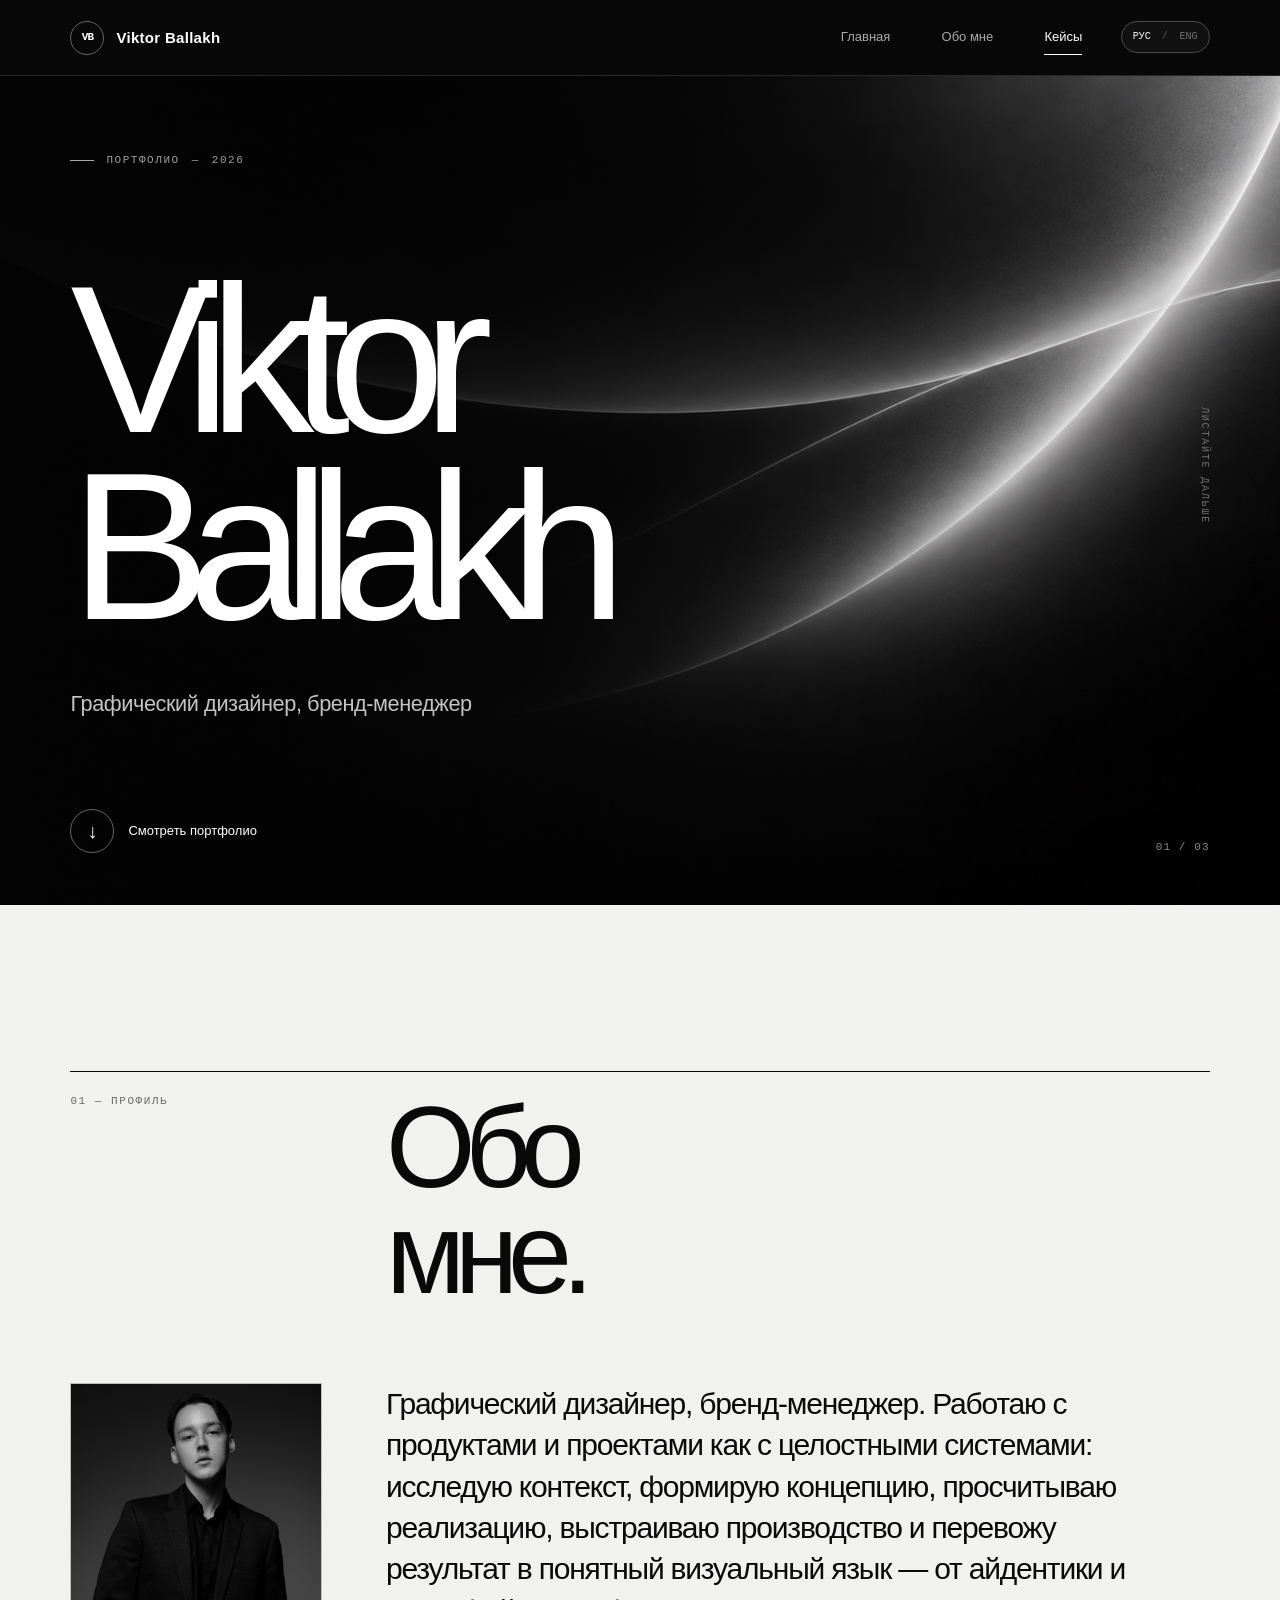
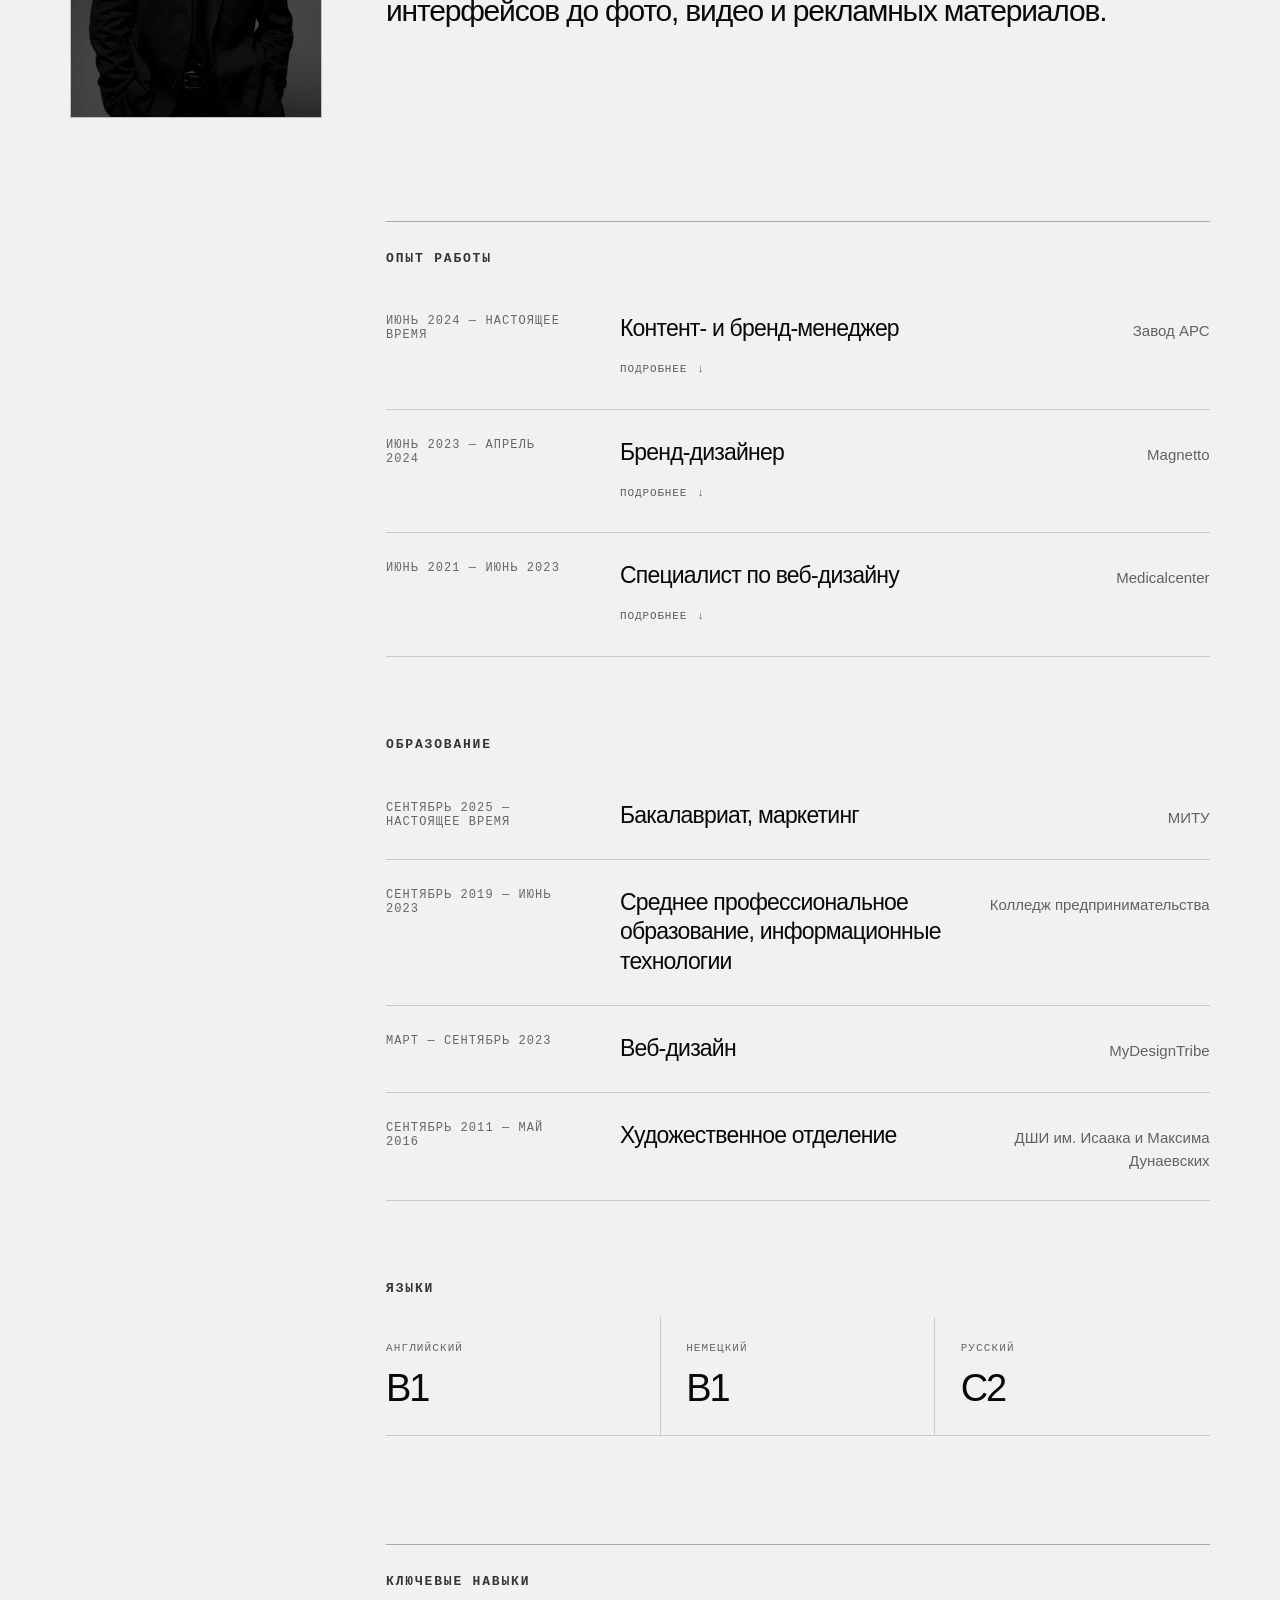
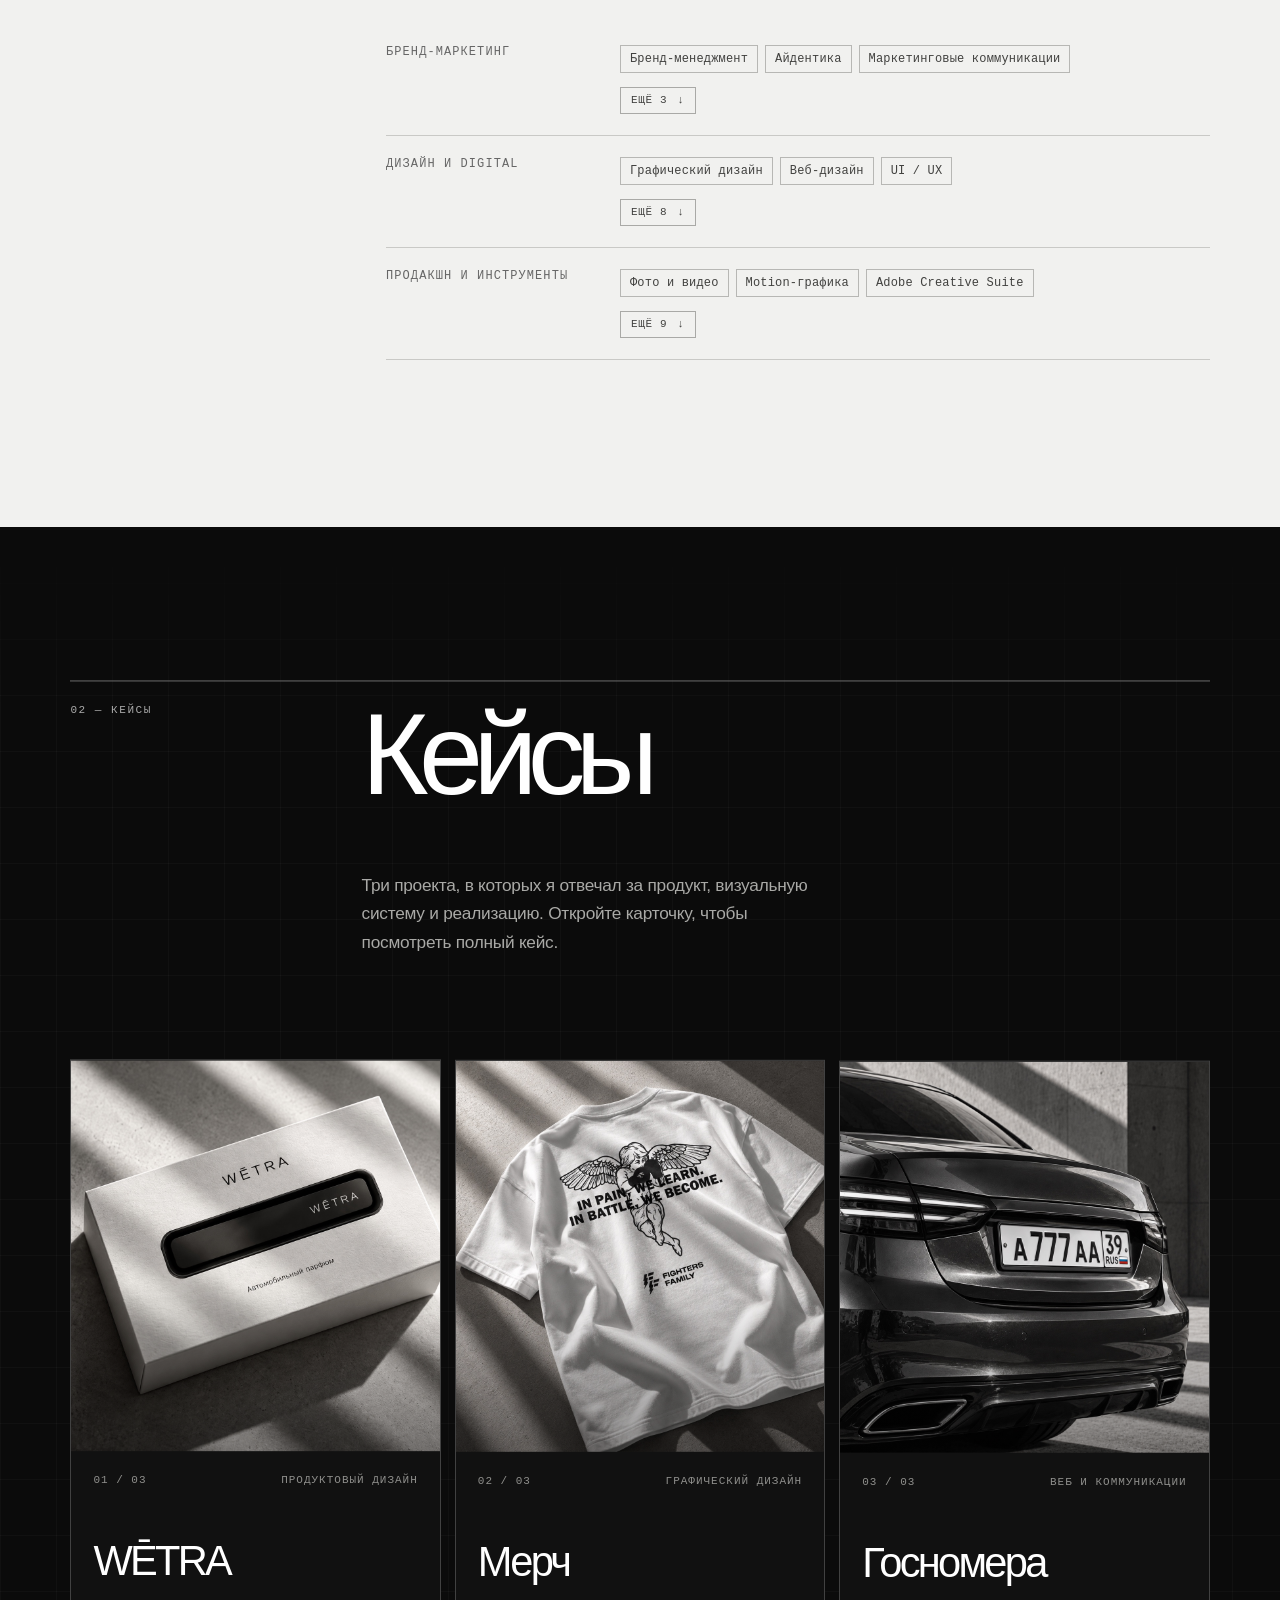
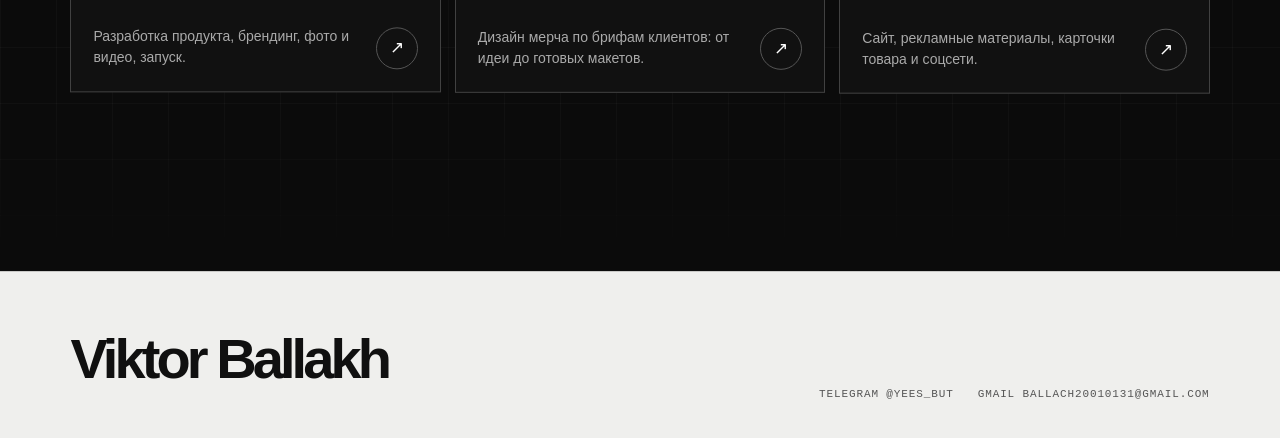
<file: robots.txt.html>
<!doctype html>
<html lang="ru">
<head>
  <meta charset="utf-8">
  <meta name="viewport" content="width=device-width, initial-scale=1">
  <meta name="theme-color" content="#090909">
  <meta name="description" content="Портфолио Виктора Баллаха." id="page-description">
  <title>Виктор Баллах — Портфолио</title>
  <link rel="icon" type="image/svg+xml" href="data:image/svg+xml,%3Csvg xmlns='http://www.w3.org/2000/svg' viewBox='0 0 40 40'%3E%3Crect width='40' height='40' rx='20' fill='%23090909'/%3E%3Cpath d='M8 10h7l5 15 5-15h7l-9 21h-6z' fill='white'/%3E%3C/svg%3E">
  <style>:root{--lightningcss-light: ;--lightningcss-dark:initial;color-scheme:dark;--black:#090909;--deep:#111;--panel:#171717;--paper:#f1f1ef;--white:#fff;--fog:#b9b9b7;--muted:#777;--line:#333;--line-light:#d3d3d0;--pad:clamp(22px,5.5vw,88px);--sans:Arial,Helvetica,sans-serif;--mono:"SFMono-Regular",Consolas,"Liberation Mono",monospace;--ease:cubic-bezier(.2,.75,.25,1)}*{box-sizing:border-box}html{scroll-behavior:smooth;background:var(--black);scroll-padding-top:84px}body{background:var(--black);color:var(--white);font-family:var(--sans);-webkit-font-smoothing:antialiased;margin:0;font-size:16px;line-height:1.45}a{color:inherit;text-decoration:none}button{font:inherit;color:inherit}.skip{z-index:20;color:#000;background:#fff;padding:12px 16px;position:fixed;top:-60px;left:12px}.skip:focus{top:12px}.scroll-progress{z-index:12;transform-origin:0;pointer-events:none;background:#292929;height:2px;position:fixed;top:0;left:0;right:0;transform:scaleX(0)}.topbar{z-index:10;min-height:76px;padding:14px var(--pad);-webkit-backdrop-filter:blur(16px);backdrop-filter:blur(16px);background:#090909e0;border-bottom:1px solid #ffffff21;justify-content:space-between;align-items:center;gap:24px;display:flex;position:sticky;top:0}.brand{letter-spacing:.02em;align-items:center;gap:12px;font-size:15px;font-weight:700;display:flex}.brand-mark{width:34px;height:34px;font-family:var(--mono);letter-spacing:-.08em;transition:background .35s,color .35s,transform .5s var(--ease);border:1px solid #666;border-radius:50%;place-items:center;font-size:11px;display:grid}.brand:hover .brand-mark{color:#090909;background:#fff;transform:rotate(-12deg)}.nav{align-items:center;gap:clamp(20px,4vw,58px);display:flex}.nav a{color:#aaa;padding:8px 0;font-size:13px;transition:color .25s;position:relative}.nav a:after{content:"";height:1px;transition:right .35s var(--ease);background:#fff;position:absolute;bottom:1px;left:0;right:100%}.nav a:hover,.nav a:focus-visible,.nav a[aria-current=location]{color:#fff}.nav a:hover:after,.nav a:focus-visible:after,.nav a[aria-current=location]:after{right:0}.nav a:focus-visible,.brand:focus-visible,.case-card:focus-visible,.close:focus-visible,.scroll-link:focus-visible{outline-offset:5px;outline:2px solid #fff}.topbar-actions{align-items:center;gap:clamp(18px,3vw,44px);display:flex}.language-switch{font:10px/1 var(--mono);letter-spacing:.08em;background:#ffffff09;border:1px solid #4b4b4b;border-radius:999px;align-items:center;gap:7px;padding:5px 7px;display:flex}.language-switch span{color:#555}.language-switch button{appearance:none;color:#707070;cursor:pointer;background:0 0;border:0;padding:5px 4px;transition:color .25s,background .25s}.language-switch button:hover,.language-switch button:focus-visible,.language-switch button.is-active{color:#fff}.language-switch button:focus-visible{outline-offset:2px;outline:1px solid #fff}.hero{min-height:calc(100svh - 76px);padding:clamp(38px,6vw,82px) var(--pad) clamp(32px,4vw,54px);background-color:var(--black);background-image:linear-gradient(#ffffff09 1px,#0000 1px),linear-gradient(90deg,#ffffff09 1px,#0000 1px);background-position:50%;background-size:72px 72px;flex-direction:column;justify-content:space-between;display:flex;position:relative;overflow:hidden}.hero:before{content:"";aspect-ratio:1;pointer-events:none;border:1px solid #ffffff17;border-radius:50%;width:min(74vw,980px);position:absolute;top:-35vw;right:-22vw;box-shadow:0 0 0 9vw #ffffff03,0 0 0 18vw #ffffff03}.hero:after{content:"";pointer-events:none;background:linear-gradient(90deg,#090909 0%,#0909092e 45%,#0000 100%);position:absolute;inset:0}.hero-top,.hero-bottom,.hero-plate{z-index:1;position:relative}.eyebrow,.section-kicker,.micro-label{font:11px/1.4 var(--mono);letter-spacing:.14em;text-transform:uppercase;color:#a0a09e}.eyebrow{align-items:center;gap:12px;display:flex}.eyebrow:before{content:"";background:#aaa;width:24px;height:1px}.hero h1{letter-spacing:-.105em;max-width:1200px;margin:clamp(76px,12vh,152px) 0 0;font-size:clamp(5.6rem,16.4vw,15.6rem);font-weight:500;line-height:.73}.hero h1 span{padding:0 .05em .09em 0;display:block;overflow:hidden}.hero h1 .name-line{animation:name-arrive 1.05s var(--ease) both}.hero h1 .name-line:nth-child(2){animation-delay:.13s}.hero-caption{color:#c3c3c1;opacity:0;max-width:420px;animation:fade-up .8s .48s var(--ease) forwards;margin:32px 0 0;font-size:clamp(17px,2vw,22px)}.hero-bottom{justify-content:space-between;align-items:flex-end;gap:28px;margin-top:clamp(72px,10vh,128px);display:flex}.scroll-link{color:#fff;align-items:center;gap:14px;font-size:13px;display:inline-flex}.scroll-disc{width:44px;height:44px;transition:background .3s,color .3s,transform .35s var(--ease);border:1px solid #666;border-radius:50%;place-items:center;font-size:20px;display:grid}.scroll-link:hover .scroll-disc{color:#000;background:#fff;transform:translateY(4px)}.hero-index{font:11px var(--mono);letter-spacing:.1em;color:#888}.hero-plate{right:var(--pad);-webkit-backdrop-filter:blur(8px);backdrop-filter:blur(8px);opacity:0;width:min(24vw,310px);min-width:220px;animation:fade-up .8s .65s var(--ease) forwards;background:#0f0f0f94;border:1px solid #ffffff42;padding:17px 18px;position:absolute;top:22%;transform:translateY(18px)}.plate-head{font:10px var(--mono);letter-spacing:.1em;color:#c7c7c7;border-bottom:1px solid #454545;justify-content:space-between;align-items:center;padding-bottom:13px;display:flex}.plate-art{background:repeating-linear-gradient(0deg,#0000 0 8px,#ffffff1a 8px 9px),repeating-linear-gradient(90deg,#0000 0 8px,#ffffff1a 8px 9px);height:90px;margin:14px 0 12px;position:relative;overflow:hidden}.plate-art:before,.plate-art:after{content:"";border:1px solid #bbb;position:absolute;inset:23% 12%;transform:skewY(-18deg)}.plate-art:after{border-color:#626262;inset:41% 23%;transform:skewY(20deg)}.plate-foot{font:10px var(--mono);color:#888;letter-spacing:.06em}.scroll-word{right:var(--pad);writing-mode:vertical-rl;font:10px var(--mono);letter-spacing:.18em;color:#737373;position:absolute;bottom:calc(50% - 34px)}section{padding:clamp(88px,12vw,164px) var(--pad);position:relative}.about{background:var(--paper);color:var(--black);overflow:hidden}.section-head{border-top:1px solid;grid-template-columns:minmax(120px,.55fr) 1.8fr;column-gap:30px;padding-top:16px;display:grid}.section-kicker{color:#686866}.section-head h2{letter-spacing:-.09em;margin:0;font-size:clamp(3.4rem,9vw,9rem);font-weight:500;line-height:.82}.about-intro{letter-spacing:-.04em;grid-column:2;max-width:700px;margin:46px 0 0;font-size:clamp(19px,2.6vw,32px);line-height:1.2}.cv{border-top:1px solid #aaa;grid-column:2;margin-top:72px}.cv-group-title{font:12px var(--mono);letter-spacing:.14em;text-transform:uppercase;color:#666;padding:20px 0 8px}.cv-row{opacity:0;transition:opacity .7s var(--ease),transform .7s var(--ease);border-bottom:1px solid #c9c9c6;grid-template-columns:minmax(120px,.62fr) 2fr;gap:24px;padding:22px 0;display:grid;transform:translateY(15px)}.cv-row.is-visible{opacity:1;transform:translateY(0)}.cv-label{font:12px var(--mono);letter-spacing:.09em;text-transform:uppercase;color:#666}.cv-value{font-size:clamp(17px,1.8vw,21px);line-height:1.35}.cv-role{flex-wrap:wrap;justify-content:space-between;align-items:baseline;gap:16px;display:flex}.cv-role strong{letter-spacing:-.035em;font-size:clamp(18px,2vw,23px);font-weight:500}.cv-company{color:#626260;font-size:15px}.cv-desc{color:#5d5d5a;margin:12px 0 0;font-size:15px;line-height:1.55}.cv-tags{flex-wrap:wrap;gap:7px;margin-top:15px;display:flex}.cv-tag{font:12px var(--mono);letter-spacing:.015em;color:#41413f;border:1px solid #b7b7b4;padding:6px 9px}.skill-line{opacity:0;transition:opacity .7s var(--ease),transform .7s var(--ease);transform:translateY(14px)}.skill-line.is-visible{opacity:1;transform:translateY(0)}.skills-block{border-top:1px solid #aaa;grid-column:2;margin-top:60px;padding-top:16px}.skills-title{font:11px var(--mono);letter-spacing:.14em;text-transform:uppercase;color:#666;margin:0 0 20px}.skill-line{border-bottom:1px solid #c9c9c6;grid-template-columns:minmax(120px,.62fr) 2fr;gap:24px;padding:15px 0;display:grid}.skill-line .cv-tags{margin:0}.placeholder{color:#888}.cases{color:#fff;background:#0b0b0b;overflow:hidden}.cases:before{content:"";pointer-events:none;background-image:linear-gradient(#ffffff06 1px,#0000 1px),linear-gradient(90deg,#ffffff06 1px,#0000 1px);background-size:48px 48px;position:absolute;inset:0;-webkit-mask-image:linear-gradient(#0000,#000 20% 80%,#0000);mask-image:linear-gradient(#0000,#000 20% 80%,#0000)}.cases .section-head{border-color:#6c6c6c;position:relative}.cases .section-kicker{color:#aaa}.case-intro{color:#a5a5a5;grid-column:2;max-width:490px;margin:30px 0 0;font-size:16px}.case-grid{grid-column:2;grid-template-columns:repeat(2,minmax(0,1fr));gap:12px;margin-top:64px;display:grid}.case-card{appearance:none;text-align:left;color:#fff;cursor:pointer;min-height:clamp(300px,38vw,500px);transition:border-color .35s,transform .5s var(--ease),background .35s;opacity:0;background:#111;border:1px solid #454545;flex-direction:column;padding:0;display:flex;position:relative;overflow:hidden;transform:translateY(22px)}.case-card.is-visible{opacity:1;transform:translateY(0)}.case-card:hover{background:#181818;border-color:#aaa;transform:translateY(-5px)}.case-card:nth-child(3){flex-direction:row;grid-column:1/-1;min-height:clamp(230px,26vw,340px)}.case-meta{font:10px var(--mono);letter-spacing:.12em;color:#aaa;text-transform:uppercase;justify-content:space-between;gap:12px;padding:19px 20px;display:flex}.case-meta span:last-child{color:#777}.screen-preview{color:#121212;min-height:180px;transition:transform .65s var(--ease);background:#e9e9e7;border:1px solid #353535;flex:1;margin:0 12px;position:relative;overflow:hidden}.case-card:hover .screen-preview{transform:scale(.985)}.screen-top{background:#f7f7f6;border-bottom:1px solid #aaa;align-items:center;gap:4px;height:19px;padding:0 7px;display:flex}.screen-top i{border:1px solid #777;border-radius:50%;width:4px;height:4px;display:block}.screen-body{height:calc(100% - 19px);padding:clamp(12px,2vw,24px);position:relative;overflow:hidden}.screen-big{letter-spacing:-.09em;max-width:80%;font-size:clamp(28px,5vw,64px);font-weight:600;line-height:.78}.screen-mini{font:8px var(--mono);letter-spacing:.1em;text-transform:uppercase;color:#666}.screen-rule{background:#aaa;height:1px;margin:12px 0}.screen-lines{gap:5px;max-width:55%;display:grid}.screen-lines i{background:#aaa;height:3px;display:block}.screen-lines i:nth-child(2){width:76%}.screen-lines i:nth-child(3){width:53%}.screen-box{background:repeating-linear-gradient(135deg,#ddd 0 5px,#f5f5f3 5px 10px);border:1px solid #555;width:27%;height:35%;position:absolute;bottom:16%;right:10%}.preview-dark{color:#f3f3f1;background:#111}.preview-dark .screen-top{background:#1a1a1a;border-color:#444}.preview-dark .screen-top i{border-color:#aaa}.preview-dark .screen-big{max-width:70%}.preview-dark .screen-lines i{background:#595959}.preview-dark .screen-rule{background:#474747}.preview-dark .screen-box{background:repeating-linear-gradient(0deg,#161616 0 5px,#242424 5px 6px);border-color:#888}.preview-type{background:#d9d9d7}.preview-type .screen-body{grid-template-columns:1fr 1fr;align-items:center;display:grid}.type-mark{letter-spacing:-.1em;font-size:clamp(58px,12vw,150px);font-weight:700;line-height:.72}.type-side{border-left:1px solid #aaa;padding-left:12px}.type-side b{letter-spacing:-.04em;font-size:clamp(14px,2.2vw,25px);font-weight:500;line-height:1.1;display:block}.type-side span{font:8px var(--mono);color:#666;margin-top:10px;display:block}.case-card:nth-child(3) .screen-preview{flex:none;width:52%;margin:0 12px 12px 0}.case-card:nth-child(3) .screen-body{align-items:center;gap:24px;display:flex}.case-card:nth-child(3) .screen-big{max-width:unset;font-size:clamp(34px,7vw,88px)}.case-copy{flex-direction:column;flex:1;justify-content:space-between;padding:22px;display:flex}.case-number{font:10px var(--mono);letter-spacing:.14em;color:#9a9a9a}.case-title{letter-spacing:-.075em;max-width:480px;font-size:clamp(1.8rem,3.6vw,4rem);font-weight:500;line-height:.88}.case-bottom{color:#aaa;justify-content:space-between;align-items:center;gap:16px;font-size:13px;display:flex}.case-arrow{width:38px;height:38px;transition:background .3s,color .3s,transform .4s var(--ease);border:1px solid #555;border-radius:50%;place-items:center;font-size:18px;display:grid}.case-card:hover .case-arrow{color:#000;background:#fff;transform:rotate(45deg)}footer{color:#101010;padding:42px var(--pad) 34px;background:#efefed;border-top:1px solid #c9c9c7;justify-content:space-between;align-items:flex-end;gap:24px;display:flex}.foot-name{letter-spacing:-.07em;font-size:clamp(24px,5vw,56px);font-weight:600}.foot-links{color:#555;font:11px var(--mono);text-transform:uppercase;letter-spacing:.08em;flex-wrap:wrap;justify-content:flex-end;gap:24px;display:flex}.foot-links a{padding-bottom:4px;transition:color .25s;position:relative}.foot-links a:after{content:"";height:1px;transition:right .35s var(--ease);background:currentColor;position:absolute;bottom:0;left:0;right:100%}.foot-links a:hover,.foot-links a:focus-visible{color:#101010}.foot-links a:hover:after,.foot-links a:focus-visible:after{right:0}.foot-links a:focus-visible{outline-offset:5px;outline:2px solid #101010}dialog{color:#101010;opacity:0;width:min(780px,100vw - 32px);max-width:none;max-height:min(86vh,850px);transition:opacity .3s,transform .45s var(--ease),display .3s allow-discrete,overlay .3s allow-discrete;background:#efefed;border:1px solid #686868;padding:0;transform:translateY(20px)scale(.98);box-shadow:0 24px 100px #000c}dialog[open]{opacity:1;transform:translateY(0)scale(1)}@starting-style{dialog[open]{opacity:0;transform:translateY(20px)scale(.98)}}dialog::backdrop{-webkit-backdrop-filter:blur();backdrop-filter:blur();transition:background .35s,backdrop-filter .35s,display .3s allow-discrete,overlay .3s allow-discrete;background:0 0}dialog[open]::backdrop{-webkit-backdrop-filter:blur(5px);backdrop-filter:blur(5px);background:#000000c7}@starting-style{dialog[open]::backdrop{-webkit-backdrop-filter:blur();backdrop-filter:blur();background:0 0}}.dialog-inner{max-height:min(86vh,850px);padding:clamp(22px,5vw,50px);overflow:auto}.dialog-top{border-bottom:1px solid #c9c9c7;justify-content:space-between;align-items:center;gap:20px;padding-bottom:19px;display:flex}.dialog-num{font:11px var(--mono);letter-spacing:.13em;color:#666}.close{cursor:pointer;background:0 0;border:1px solid #aaa;border-radius:50%;place-items:center;width:44px;height:44px;font-size:23px;line-height:1;transition:background .3s,color .3s,transform .3s;display:grid}.close:hover{color:#fff;background:#111;transform:rotate(90deg)}.dialog-title{letter-spacing:-.08em;margin:38px 0 16px;font-size:clamp(2.7rem,7vw,6rem);font-weight:500;line-height:.9}.dialog-intro{color:#555;max-width:530px;font-size:18px}.dialog-fields{border-top:1px solid #c9c9c7;margin-top:42px}.dialog-field{border-bottom:1px solid #c9c9c7;grid-template-columns:140px 1fr;gap:20px;padding:17px 0;display:grid}.dialog-field dt{font:11px var(--mono);letter-spacing:.08em;color:#6b6b6b;text-transform:uppercase}.dialog-field dd{color:#333;margin:0;font-size:16px}.dialog-placeholder{color:#888}.skill-content{min-width:0}.skill-content>.cv-tags{margin:0}.skills-more{margin-top:12px}.skills-more summary{color:#41413f;font:11px/1 var(--mono);letter-spacing:.06em;text-transform:uppercase;cursor:pointer;background:0 0;border:1px solid #a9a9a6;align-items:center;gap:10px;padding:7px 10px;list-style:none;transition:background .25s,color .25s;display:inline-flex}.skills-more summary::-webkit-details-marker{display:none}.skills-more summary:hover,.skills-more summary:focus-visible{color:#fff;background:#111}.skills-more summary:focus-visible{outline-offset:3px;outline:2px solid #111}.skills-more summary i{transition:transform .3s var(--ease);font-style:normal}.skills-more[open] summary i{transform:rotate(180deg)}.skills-more .when-open{display:none}.skills-more[open] .when-open{display:inline}.skills-more[open] .when-closed{display:none}.skills-extra{margin-top:12px!important}.cases:before{content:none}.back-to-top{z-index:11;color:#fff;-webkit-backdrop-filter:blur(12px);backdrop-filter:blur(12px);font:11px/1 var(--mono);letter-spacing:.09em;text-transform:uppercase;cursor:pointer;opacity:0;pointer-events:none;transition:opacity .3s,transform .35s var(--ease),background .25s,color .25s;background:#090909db;border:1px solid #555;border-radius:999px;align-items:center;gap:9px;padding:10px 14px 10px 11px;display:flex;position:fixed;bottom:clamp(16px,2.5vw,36px);right:clamp(16px,2.5vw,36px);transform:translateY(14px)}.back-to-top.is-visible{opacity:1;pointer-events:auto;transform:translateY(0)}.back-to-top:hover,.back-to-top:focus-visible{color:#090909;background:#fff}.back-to-top:focus-visible{outline-offset:4px;outline:2px solid #fff}.back-to-top b{border:1px solid;border-radius:50%;place-items:center;width:24px;height:24px;font-size:14px;display:grid}.reveal{opacity:0;transition:opacity .8s var(--ease),transform .8s var(--ease);transform:translateY(24px)}.reveal.is-visible{opacity:1;transform:translateY(0)}.section-head h2.reveal{transition-delay:80ms}.about-intro.reveal{transition-delay:.17s}.case-grid .case-card:nth-child(2){transition-delay:.1s}.case-grid .case-card:nth-child(3){transition-delay:.2s}@keyframes name-arrive{0%{opacity:0;filter:blur(8px);transform:translateY(105%)}to{opacity:1;filter:blur();transform:translateY(0)}}@keyframes fade-up{to{opacity:1;transform:translateY(0)}}@media (width<=760px){.topbar{min-height:66px;padding-block:11px}.brand{font-size:13px}.brand-mark{width:30px;height:30px}.nav{gap:clamp(13px,4vw,22px)}.nav a{font-size:12px}.hero{background-size:48px 48px;min-height:calc(92svh - 66px);padding-top:45px}.hero:before{width:110vw;top:-4vw;right:-64vw}.hero h1{margin-top:clamp(104px,17vh,160px);font-size:clamp(5rem,19vw,9rem)}.hero-caption{max-width:290px;margin-top:22px}.hero-plate{right:var(--pad);width:190px;min-width:0;padding:12px;top:17%}.plate-art{height:56px}.plate-foot{font-size:9px}.scroll-word{display:none}.hero-bottom{margin-top:80px}.section-head{grid-template-columns:1fr;gap:27px}.section-head h2,.about-intro,.cv,.skills-block,.case-intro,.case-grid{grid-column:1}.section-head h2{font-size:clamp(3.7rem,17vw,7rem)}.about-intro{margin-top:10px}.cv{margin-top:48px}.cv-row{grid-template-columns:1fr;gap:9px;padding:17px 0}.skill-line{grid-template-columns:1fr;gap:10px}.skills-block{margin-top:46px}.case-grid{grid-template-columns:1fr;margin-top:42px}.case-card,.case-card:nth-child(3){flex-direction:column;grid-column:1;min-height:345px}.case-card:nth-child(3){min-height:345px}.case-card:nth-child(3) .screen-preview{flex:1;width:auto;margin:0 12px}.case-card:nth-child(3) .case-copy{min-height:155px}.screen-preview{min-height:200px}.type-mark{font-size:clamp(82px,27vw,130px)}footer{flex-direction:column;align-items:flex-start}.foot-links{justify-content:flex-start}.dialog-field{grid-template-columns:1fr;gap:8px}}@media (width<=390px){.topbar{gap:10px;padding-inline:16px}.nav{gap:12px}.nav a{font-size:11px}.brand{gap:7px;font-size:12px}.hero-plate{width:164px;top:14%;right:16px}.hero h1{font-size:19vw}.hero-caption{font-size:16px}}@media (width<=520px){.topbar-actions{gap:9px}.language-switch{gap:4px;padding:4px 5px}.language-switch button{padding:5px 2px}.brand>span:last-child{display:none}}@media (prefers-reduced-motion:reduce){html{scroll-behavior:auto}*,:before,:after{scroll-behavior:auto!important;transition-duration:.01ms!important;animation-duration:.01ms!important;animation-iteration-count:1!important}.reveal,.cv-row,.case-card,.skill-line{opacity:1;transform:none}}</style>
  <style>body{line-height:1.6}.hero h1{line-height:.8}.hero-caption{letter-spacing:-.02em;max-width:560px;margin-top:clamp(26px,3vw,38px);font-size:clamp(17px,1.7vw,22px);line-height:1.45}.about{padding-block:clamp(112px,13vw,184px)}.section-head{column-gap:clamp(30px,5vw,80px);padding-top:22px}.section-head h2{line-height:.92}.about-intro{max-width:790px;margin-top:clamp(52px,6vw,82px);font-size:clamp(19px,2.35vw,30px);line-height:1.38}.about-portrait{aspect-ratio:3/4;background:#1a1a1a;border:1px solid #bdbdba;grid-area:2/1;align-self:start;width:100%;margin:clamp(52px,6vw,82px) 0 0;overflow:hidden}.about-portrait img{object-fit:cover;object-position:50% 24%;filter:grayscale()contrast(1.03);width:100%;height:100%;transition:filter .65s var(--ease), transform .8s var(--ease);display:block;transform:scale(1.001)}.about-portrait:hover img,.about-portrait:focus-within img{filter:grayscale(0)contrast();transform:scale(1.018)}.cv{margin-top:clamp(76px,8vw,112px)}.cv-group-title{color:#343432;padding:28px 0 18px;font-size:13px;font-weight:700;line-height:1.45}.cv-group-title:not(:first-child){margin-top:clamp(38px,4vw,56px)}.cv-row{gap:clamp(24px,4vw,58px);padding:28px 0}.cv-value{line-height:1.5}.cv-role strong{line-height:1.3}.cv-desc{max-width:780px;font-size:16px;line-height:1.7}.cv-entry{border-bottom:1px solid #c9c9c6}.cv-entry>summary{cursor:pointer;border-bottom:0;list-style:none}.cv-entry>summary::-webkit-details-marker{display:none}.cv-entry>summary:focus-visible{outline-offset:4px;outline:2px solid #111}.cv-summary-main{min-width:0}.cv-toggle{color:#5d5d59;font:11px/1.3 var(--mono);letter-spacing:.08em;text-transform:uppercase;align-items:center;gap:10px;margin-top:18px;display:inline-flex}.cv-toggle i{transition:transform .3s var(--ease);font-style:normal}.cv-toggle .when-open{display:none}.cv-entry[open] .cv-toggle .when-open{display:inline}.cv-entry[open] .cv-toggle .when-closed{display:none}.cv-entry[open] .cv-toggle i{transform:rotate(180deg)}.cv-entry-panel{grid-template-columns:minmax(120px,.62fr) 2fr;gap:clamp(24px,4vw,58px);padding:0 0 32px;display:grid}.cv-entry-panel .cv-desc{grid-column:2;margin:0}.education-row .cv-role strong{flex:50%}.education-row .cv-company{text-align:right;max-width:min(46%,340px);margin-left:auto}.languages-grid{border-bottom:1px solid #c9c9c6;grid-template-columns:repeat(3,minmax(0,1fr));display:grid}.language-item{border-right:1px solid #c9c9c6;min-width:0;padding:24px clamp(14px,2vw,28px) 28px}.language-item:first-child{padding-left:0}.language-item:last-child{border-right:0;padding-right:0}.language-item span{color:#666;font:11px/1.4 var(--mono);letter-spacing:.1em;text-transform:uppercase;display:block}.language-item strong{font:500 clamp(24px, 3vw, 38px)/1 var(--sans);letter-spacing:-.055em;margin-top:12px;display:block}.skills-block{margin-top:clamp(82px,8.5vw,118px);padding-top:28px}.skills-title{color:#343432;margin-bottom:32px;font-size:13px;font-weight:700;line-height:1.45}.skill-line{gap:clamp(24px,4vw,58px);padding:21px 0}.cases.cases-index{padding:0;overflow:visible}@media (width<=760px){.hero{min-height:calc(96svh - 66px);padding-top:52px}.hero h1{margin-top:clamp(108px,17vh,156px);line-height:.88}.hero-caption{max-width:310px;margin-top:26px;font-size:17px;line-height:1.5}.hero-bottom{margin-top:96px}.about{padding-block:104px 116px}.section-head{gap:36px;padding-top:20px}.section-head h2{line-height:.94}.about-intro{margin-top:18px;font-size:20px;line-height:1.5}.about-portrait{aspect-ratio:4/5;grid-area:auto/1;margin-top:2px}.cv{margin-top:64px}.cv-group-title{padding:26px 0 16px}.cv-group-title:not(:first-child){margin-top:36px}.cv-row{grid-template-columns:1fr;gap:13px;padding:24px 0}.cv-role{align-items:flex-start;gap:8px 18px}.cv-entry-panel{grid-template-columns:1fr;padding-bottom:28px}.cv-entry-panel .cv-desc{grid-column:1;font-size:15px;line-height:1.72}.cv-toggle{margin-top:16px}.education-row .cv-company{max-width:56%}.language-item{padding:20px 10px 24px}.language-item:first-child{padding-left:0}.language-item:last-child{padding-right:0}.language-item span{letter-spacing:.055em;font-size:10px}.language-item strong{margin-top:10px;font-size:26px}.skills-block{margin-top:82px;padding-top:26px}.skill-line{gap:14px;padding:20px 0}}</style>
  <style>.hero{background-color:#050505;background-image:url(hero-background.jpeg);background-position:50%;background-repeat:no-repeat;background-size:cover}.hero:before{content:none}.hero:after{background:linear-gradient(90deg,#040404d6 0%,#04040494 43%,#04040421 78%,#04040405 100%)}.menu-toggle{cursor:pointer;background:#ffffff06;border:1px solid #505050;border-radius:50%;width:42px;height:42px;padding:11px;display:none}.menu-toggle span{width:100%;height:1px;transition:transform .3s var(--ease), opacity .2s ease;background:#fff;display:block}.menu-toggle span+span{margin-top:6px}@media (width<=760px){.topbar{flex-wrap:wrap}.menu-toggle{margin-left:auto;display:block}.topbar-actions{padding:24px var(--pad) 28px;-webkit-backdrop-filter:blur(18px);backdrop-filter:blur(18px);background:#090909fa;border-top:1px solid #ffffff1a;border-bottom:1px solid #ffffff2e;flex-direction:column;align-items:stretch;gap:24px;display:none;position:absolute;top:100%;left:0;right:0;box-shadow:0 22px 50px #00000073}.topbar.is-menu-open .topbar-actions{display:flex}.topbar.is-menu-open .menu-toggle span:first-child{transform:translateY(3.5px)rotate(45deg)}.topbar.is-menu-open .menu-toggle span:last-child{transform:translateY(-3.5px)rotate(-45deg)}.nav{flex-direction:column;align-items:stretch;gap:0}.nav a{border-bottom:1px solid #292929;padding:14px 0;font-size:15px}.nav a:after{content:none}.language-switch{align-self:flex-start}.hero{background-position:62%}.hero:after{background:linear-gradient(90deg,#040404d1,#0404045c 74%,#04040414)}}</style>
  <script type="module" crossorigin src="assets/index-CA5-pj0m.js"></script>
  <link rel="stylesheet" crossorigin href="assets/index-DO1wXkTH.css">
</head>
<body>
  <a class="skip" href="robots.txt.html#main" data-i18n="skip">Skip to content</a>
  <div class="scroll-progress" aria-hidden="true"></div>
  <header class="topbar">
    <a class="brand" href="robots.txt.html#main" aria-label="Viktor Ballakh — home" data-i18n-aria="homeAria"><span class="brand-mark" aria-hidden="true">VB</span><span>Viktor Ballakh</span></a>
    <button class="menu-toggle" type="button" aria-expanded="false" aria-controls="mobile-navigation" aria-label="Открыть меню" data-i18n-aria="menuAria"><span></span><span></span></button>
    <div class="topbar-actions" id="mobile-navigation">
      <nav class="nav" aria-label="Main navigation" data-i18n-aria="navAria"><a href="robots.txt.html#main" aria-current="location" data-i18n="home">Home</a><a href="robots.txt.html#about" data-i18n="about">About</a><a href="robots.txt.html#cases" data-i18n="cases">Cases</a></nav>
      <div class="language-switch" role="group" aria-label="Language" data-i18n-aria="languageAria">
        <button type="button" data-language="ru" class="is-active" aria-pressed="true">РУС</button>
        <span aria-hidden="true">/</span>
        <button type="button" data-language="en" aria-pressed="false">ENG</button>
      </div>
    </div>
  </header>
  <main id="main">
    <section class="hero" aria-labelledby="hero-title">
      <div class="hero-top"><div class="eyebrow" data-i18n-html="portfolio">Portfolio <span>—</span> 2026</div><h1 id="hero-title"><span class="name-line">Viktor</span><span class="name-line">Ballakh</span></h1><p class="hero-caption" data-i18n="heroRole">Graphic designer, brand manager</p></div>
      <span class="scroll-word" aria-hidden="true" data-i18n="scrollExplore">SCROLL TO EXPLORE</span>
      <div class="hero-bottom"><a class="scroll-link" href="robots.txt.html#cases"><span class="scroll-disc" aria-hidden="true">↓</span><span data-i18n="explore">Explore the page</span></a><span class="hero-index">01 / 03</span></div>
    </section>
    <section class="about" id="about" aria-labelledby="about-title">
      <div class="section-head"><div class="section-kicker" data-i18n="profileSection">01 — Profile</div><h2 class="reveal" id="about-title" data-i18n-html="aboutTitle">About<br>me.</h2>
        <p class="about-intro reveal" data-i18n="aboutIntro">Graphic designer, brand manager. I work with products and projects as complete systems: I research the context, shape the concept, calculate implementation, build production and translate the result into a clear visual language — from identity and interfaces to photography, video and campaign materials.</p>
        <figure class="about-portrait reveal"><img src="viktor-portrait.jpg" alt="Viktor Ballakh" data-i18n-alt="portraitAlt"></figure>
        <div class="cv" aria-label="Viktor Ballakh experience and education" data-i18n-aria="cvAria">
          <div class="cv-group-title" data-i18n="experience">Experience</div>
          <details class="cv-entry"><summary class="cv-row"><div class="cv-label" data-i18n="date1">Jun 2024 — Present</div><div class="cv-value cv-summary-main"><div class="cv-role"><strong data-i18n="role1">Content / Brand Manager</strong><span class="cv-company" data-i18n="company1">ARS Factory</span></div><span class="cv-toggle"><span class="when-closed" data-i18n="expand">View details</span><span class="when-open" data-i18n="collapse">Hide details</span><i aria-hidden="true">↓</i></span></div></summary><div class="cv-entry-panel"><p class="cv-desc" data-i18n="desc1">Brand identity and campaigns across social, digital and corporate channels; responsive interfaces, prototypes and product design systems; presentations and exhibition materials; photo and video shoots, retouching, editing and motion content. Develop social content plans, coordinate creative projects, work with clients and partners, and use AI tools to streamline content and workflows.</p></div></details>
          <details class="cv-entry"><summary class="cv-row"><div class="cv-label" data-i18n="date2">Jun 2023 — Apr 2024</div><div class="cv-value cv-summary-main"><div class="cv-role"><strong data-i18n="role2">Brand Designer</strong><span class="cv-company">Magnetto</span></div><span class="cv-toggle"><span class="when-closed" data-i18n="expand">View details</span><span class="when-open" data-i18n="collapse">Hide details</span><i aria-hidden="true">↓</i></span></div></summary><div class="cv-entry-panel"><p class="cv-desc" data-i18n="desc2">Created brand identities, advertising banners and digital materials; developed website structure and visual concepts, motion graphics, presentations and communication assets.</p></div></details>
          <details class="cv-entry"><summary class="cv-row"><div class="cv-label" data-i18n="date3">Jun 2021 — Jun 2023</div><div class="cv-value cv-summary-main"><div class="cv-role"><strong data-i18n="role3">Web Design Specialist</strong><span class="cv-company">Medicalcenter</span></div><span class="cv-toggle"><span class="when-closed" data-i18n="expand">View details</span><span class="when-open" data-i18n="collapse">Hide details</span><i aria-hidden="true">↓</i></span></div></summary><div class="cv-entry-panel"><p class="cv-desc" data-i18n="desc3">Designed visual concepts for advertising campaigns and digital and print materials. Helped organize work materials and improve internal documentation workflows.</p></div></details>
          <div class="cv-group-title" data-i18n="education">Education</div>
          <div class="cv-row education-row"><div class="cv-label" data-i18n="date4">Sep 2025 — Present</div><div class="cv-value"><div class="cv-role"><strong data-i18n="edu1">Bachelor’s degree, Marketing</strong><span class="cv-company" data-i18n="school1">MITU</span></div></div></div>
          <div class="cv-row education-row"><div class="cv-label" data-i18n="date5">Sep 2019 — Jun 2023</div><div class="cv-value"><div class="cv-role"><strong data-i18n="edu2">Vocational Diploma, Information Technology</strong><span class="cv-company" data-i18n="school2">College of Entrepreneurship</span></div></div></div>
          <div class="cv-row education-row"><div class="cv-label" data-i18n="date6">Mar — Sep 2023</div><div class="cv-value"><div class="cv-role"><strong data-i18n="edu3">Web Design</strong><span class="cv-company">MyDesignTribe</span></div></div></div>
          <div class="cv-row education-row"><div class="cv-label" data-i18n="date7">Sep 2011 — May 2016</div><div class="cv-value"><div class="cv-role"><strong data-i18n="edu4">Fine Arts Department</strong><span class="cv-company" data-i18n="school3">Isaac and Maxim Dunayevsky School of Arts</span></div></div></div>
          <div class="cv-group-title" data-i18n="languages">Languages</div>
          <div class="languages-grid reveal">
            <div class="language-item"><span data-i18n="languageEnglish">English</span><strong>B1</strong></div>
            <div class="language-item"><span data-i18n="languageGerman">German</span><strong>B1</strong></div>
            <div class="language-item"><span data-i18n="languageRussian">Russian</span><strong>C2</strong></div>
          </div>
        </div>
        <div class="skills-block"><h3 class="skills-title" data-i18n="skillsTitle">Selected skills</h3>
          <div class="skill-line"><div class="cv-label" data-i18n="skillsBrand">Brand marketing</div><div class="skill-content"><div class="cv-tags"><span class="cv-tag" data-i18n="skill01">Brand management</span><span class="cv-tag" data-i18n="skill02">Brand identity</span><span class="cv-tag" data-i18n="skill03">Marketing communications</span></div><details class="skills-more"><summary><span class="when-closed" data-i18n="skillsMore3">3 more</span><span class="when-open" data-i18n="skillsLess">Hide</span><i aria-hidden="true">↓</i></summary><div class="cv-tags skills-extra"><span class="cv-tag" data-i18n="skill04">Creative concepts</span><span class="cv-tag" data-i18n="skill05">Competitor research</span><span class="cv-tag" data-i18n="skill06">Brand communication</span></div></details></div></div>
          <div class="skill-line"><div class="cv-label" data-i18n="skillsDesign">Design &amp; digital</div><div class="skill-content"><div class="cv-tags"><span class="cv-tag" data-i18n="skill07">Graphic design</span><span class="cv-tag" data-i18n="skill08">Web design</span><span class="cv-tag">UI / UX</span></div><details class="skills-more"><summary><span class="when-closed" data-i18n="skillsMore8">8 more</span><span class="when-open" data-i18n="skillsLess">Hide</span><i aria-hidden="true">↓</i></summary><div class="cv-tags skills-extra"><span class="cv-tag" data-i18n="skill09">Prototyping</span><span class="cv-tag" data-i18n="skill10">Design systems</span><span class="cv-tag" data-i18n="skill11">Typography</span><span class="cv-tag">Figma</span><span class="cv-tag">WordPress</span><span class="cv-tag">Tilda</span><span class="cv-tag" data-i18n="skill12">Responsive design</span><span class="cv-tag">HTML &amp; CSS</span></div></details></div></div>
          <div class="skill-line"><div class="cv-label" data-i18n="skillsProduction">Production &amp; tools</div><div class="skill-content"><div class="cv-tags"><span class="cv-tag" data-i18n="skill13">Photo &amp; video</span><span class="cv-tag" data-i18n="skill14">Motion graphics</span><span class="cv-tag">Adobe Creative Suite</span></div><details class="skills-more"><summary><span class="when-closed" data-i18n="skillsMore9">9 more</span><span class="when-open" data-i18n="skillsLess">Hide</span><i aria-hidden="true">↓</i></summary><div class="cv-tags skills-extra"><span class="cv-tag">Photoshop</span><span class="cv-tag">Premiere Pro</span><span class="cv-tag">DaVinci Resolve</span><span class="cv-tag" data-i18n="skill15">AI tools</span><span class="cv-tag" data-i18n="skill16">Content strategy</span><span class="cv-tag" data-i18n="skill17">Presentation design</span><span class="cv-tag" data-i18n="skill18">Event production</span><span class="cv-tag" data-i18n="skill19">Client communication</span><span class="cv-tag" data-i18n="skill20">Project coordination</span></div></details></div></div>
        </div>
      </div>
    </section>
    <section class="cases cases-index" id="cases" aria-label="Selected case studies" data-i18n-aria="casesAria">
      <div id="wetra-case-root"></div>
    </section>
  </main>
  <button class="back-to-top" type="button" aria-label="Наверх" data-i18n-aria="backToTop" aria-hidden="true" tabindex="-1"><b aria-hidden="true">↑</b><span data-i18n="backToTop">Наверх</span></button>
  <footer><div class="foot-name">Viktor Ballakh</div><div class="foot-links"><a href="https://t.me/yees_but" target="_blank" rel="noreferrer" aria-label="Telegram @yees_but">Telegram @yees_but</a><a href="mailto:ballach20010131@gmail.com" aria-label="Gmail ballach20010131@gmail.com">Gmail ballach20010131@gmail.com</a></div></footer>
  <script>
    const translations = {
      en: {
        title:'Viktor Ballakh — Portfolio',description:'A portfolio for Viktor Ballakh.',skip:'Skip to content',homeAria:'Viktor Ballakh — home',navAria:'Main navigation',languageAria:'Language',menuAria:'Open menu',home:'Home',about:'About',cases:'Cases',
        portfolio:'Portfolio <span>—</span> 2026',heroRole:'Graphic designer, brand manager',scrollExplore:'SCROLL TO EXPLORE',explore:'Explore the page',backToTop:'Back to top',expand:'View details',collapse:'Hide details',
        profileSection:'01 — Profile',aboutTitle:'About<br>me.',aboutIntro:'Graphic designer, brand manager. I work with products and projects as complete systems: I research the context, shape the concept, calculate implementation, build production and translate the result into a clear visual language — from identity and interfaces to photography, video and campaign materials.',portraitAlt:'Portrait of Viktor Ballakh',cvAria:'Viktor Ballakh experience, education and languages',experience:'Experience',
        date1:'Jun 2024 — Present',role1:'Content / Brand Manager',company1:'ARS Factory',desc1:'Brand identity and campaigns across social, digital and corporate channels; responsive interfaces, prototypes and product design systems; presentations and exhibition materials; photo and video shoots, retouching, editing and motion content. Develop social content plans, coordinate creative projects, work with clients and partners, and use AI tools to streamline content and workflows.',
        date2:'Jun 2023 — Apr 2024',role2:'Brand Designer',desc2:'Created brand identities, advertising banners and digital materials; developed website structure and visual concepts, motion graphics, presentations and communication assets.',
        date3:'Jun 2021 — Jun 2023',role3:'Web Design Specialist',desc3:'Designed visual concepts for advertising campaigns and digital and print materials. Helped organize work materials and improve internal documentation workflows.',
        education:'Education',date4:'Sep 2025 — Present',edu1:'Bachelor’s degree, Marketing',school1:'MITU',date5:'Sep 2019 — Jun 2023',edu2:'Vocational Diploma, Information Technology',school2:'College of Entrepreneurship',date6:'Mar — Sep 2023',edu3:'Web Design',date7:'Sep 2011 — May 2016',edu4:'Fine Arts Department',school3:'Isaac and Maxim Dunayevsky School of Arts',languages:'Languages',languageEnglish:'English',languageGerman:'German',languageRussian:'Russian',
        skillsTitle:'Selected skills',skillsBrand:'Brand marketing',skillsDesign:'Design & digital',skillsProduction:'Production & tools',skillsMore3:'3 more',skillsMore8:'8 more',skillsMore9:'9 more',skillsLess:'Hide',skill01:'Brand management',skill02:'Brand identity',skill03:'Marketing communications',skill04:'Creative concepts',skill05:'Competitor research',skill06:'Brand communication',skill07:'Graphic design',skill08:'Web design',skill09:'Prototyping',skill10:'Design systems',skill11:'Typography',skill12:'Responsive design',skill13:'Photo & video',skill14:'Motion graphics',skill15:'AI tools',skill16:'Content strategy',skill17:'Presentation design',skill18:'Event production',skill19:'Client communication',skill20:'Project coordination',casesAria:'Cases',contactsPlaceholder:'Add contact details or links'
      },
      ru: {
        title:'Виктор Баллах — Портфолио',description:'Портфолио Виктора Баллаха.',skip:'Перейти к содержанию',homeAria:'Виктор Баллах — главная',navAria:'Основная навигация',languageAria:'Язык',menuAria:'Открыть меню',home:'Главная',about:'Обо мне',cases:'Кейсы',
        portfolio:'Портфолио <span>—</span> 2026',heroRole:'Графический дизайнер, бренд-менеджер',scrollExplore:'ЛИСТАЙТЕ ДАЛЬШЕ',explore:'Смотреть портфолио',backToTop:'Наверх',expand:'Подробнее',collapse:'Скрыть',
        profileSection:'01 — Профиль',aboutTitle:'Обо<br>мне.',aboutIntro:'Графический дизайнер, бренд-менеджер. Работаю с продуктами и проектами как с целостными системами: исследую контекст, формирую концепцию, просчитываю реализацию, выстраиваю производство и перевожу результат в понятный визуальный язык — от айдентики и интерфейсов до фото, видео и рекламных материалов.',portraitAlt:'Портрет Виктора Баллаха',cvAria:'Опыт, образование и языки Виктора Баллаха',experience:'Опыт работы',
        date1:'Июнь 2024 — настоящее время',role1:'Контент- и бренд-менеджер',company1:'Завод АРС',desc1:'Айдентика и кампании для социальных сетей, digital- и корпоративных каналов; адаптивные интерфейсы, прототипы и продуктовые дизайн-системы; презентации и выставочные материалы; фото- и видеосъёмка, ретушь, монтаж и motion-контент. Разрабатываю контент-планы, координирую креативные проекты, работаю с клиентами и партнёрами, применяю AI-инструменты в производстве контента и рабочих процессах.',
        date2:'Июнь 2023 — апрель 2024',role2:'Бренд-дизайнер',desc2:'Создавал айдентику, рекламные баннеры и digital-материалы; разрабатывал структуру и визуальные концепции сайтов, motion-графику, презентации и коммуникационные материалы.',
        date3:'Июнь 2021 — июнь 2023',role3:'Специалист по веб-дизайну',desc3:'Разрабатывал визуальные концепции рекламных кампаний, цифровые и печатные материалы. Помогал систематизировать рабочие материалы и улучшать внутренний документооборот.',
        education:'Образование',date4:'Сентябрь 2025 — настоящее время',edu1:'Бакалавриат, маркетинг',school1:'МИТУ',date5:'Сентябрь 2019 — июнь 2023',edu2:'Среднее профессиональное образование, информационные технологии',school2:'Колледж предпринимательства',date6:'Март — сентябрь 2023',edu3:'Веб-дизайн',date7:'Сентябрь 2011 — май 2016',edu4:'Художественное отделение',school3:'ДШИ им. Исаака и Максима Дунаевских',languages:'Языки',languageEnglish:'Английский',languageGerman:'Немецкий',languageRussian:'Русский',
        skillsTitle:'Ключевые навыки',skillsBrand:'Бренд-маркетинг',skillsDesign:'Дизайн и digital',skillsProduction:'Продакшн и инструменты',skillsMore3:'Ещё 3',skillsMore8:'Ещё 8',skillsMore9:'Ещё 9',skillsLess:'Скрыть',skill01:'Бренд-менеджмент',skill02:'Айдентика',skill03:'Маркетинговые коммуникации',skill04:'Креативные концепции',skill05:'Анализ конкурентов',skill06:'Коммуникация бренда',skill07:'Графический дизайн',skill08:'Веб-дизайн',skill09:'Прототипирование',skill10:'Дизайн-системы',skill11:'Типографика',skill12:'Адаптивный дизайн',skill13:'Фото и видео',skill14:'Motion-графика',skill15:'AI-инструменты',skill16:'Контент-стратегия',skill17:'Дизайн презентаций',skill18:'Организация мероприятий',skill19:'Работа с клиентами',skill20:'Координация проектов',casesAria:'Кейсы',contactsPlaceholder:'Добавьте контакты или ссылки'
      }
    };

    const setPortfolioLanguage = (language, persist = true) => {
      const selected = language === 'ru' ? 'ru' : 'en';
      const dictionary = translations[selected];
      document.documentElement.lang = selected;
      document.title = dictionary.title;
      document.querySelector('#page-description').setAttribute('content', dictionary.description);
      document.querySelectorAll('[data-i18n]').forEach((element) => { const value = dictionary[element.dataset.i18n]; if (value) element.textContent = value; });
      document.querySelectorAll('[data-i18n-html]').forEach((element) => { const value = dictionary[element.dataset.i18nHtml]; if (value) element.innerHTML = value; });
      document.querySelectorAll('[data-i18n-aria]').forEach((element) => { const value = dictionary[element.dataset.i18nAria]; if (value) element.setAttribute('aria-label', value); });
      document.querySelectorAll('[data-i18n-alt]').forEach((element) => { const value = dictionary[element.dataset.i18nAlt]; if (value) element.setAttribute('alt', value); });
      document.querySelectorAll('[data-language]').forEach((button) => {
        const active = button.dataset.language === selected;
        button.classList.toggle('is-active', active);
        button.setAttribute('aria-pressed', String(active));
      });
      if (persist) { try { localStorage.setItem('portfolio-language', selected); } catch {} }
      window.dispatchEvent(new CustomEvent('portfolio:language-change', { detail: { language: selected } }));
    };

    document.querySelectorAll('[data-language]').forEach((button) => button.addEventListener('click', () => setPortfolioLanguage(button.dataset.language)));
    let initialLanguage = 'ru';
    try { initialLanguage = localStorage.getItem('portfolio-language') || 'ru'; } catch {}
    setPortfolioLanguage(initialLanguage, false);

    const topbar = document.querySelector('.topbar');
    const menuToggle = document.querySelector('.menu-toggle');
    const closeMobileMenu = () => {
      topbar.classList.remove('is-menu-open');
      menuToggle.setAttribute('aria-expanded', 'false');
    };
    menuToggle.addEventListener('click', () => {
      const open = !topbar.classList.contains('is-menu-open');
      topbar.classList.toggle('is-menu-open', open);
      menuToggle.setAttribute('aria-expanded', String(open));
    });
    document.querySelectorAll('.nav a').forEach((link) => link.addEventListener('click', closeMobileMenu));
    addEventListener('keydown', (event) => { if (event.key === 'Escape') closeMobileMenu(); });
    addEventListener('resize', () => { if (innerWidth > 760) closeMobileMenu(); });

    const reducedMotion = window.matchMedia('(prefers-reduced-motion: reduce)').matches;
    const revealItems = document.querySelectorAll('.reveal,.cv-row,.skill-line');
    if ('IntersectionObserver' in window && !reducedMotion) {
      const observer = new IntersectionObserver((entries) => entries.forEach((entry) => { if (entry.isIntersecting) { entry.target.classList.add('is-visible'); observer.unobserve(entry.target); } }), {threshold:.14,rootMargin:'0px 0px -5% 0px'});
      revealItems.forEach((item) => observer.observe(item));
    } else revealItems.forEach((item) => item.classList.add('is-visible'));
    const progress = document.querySelector('.scroll-progress');
    const backToTop = document.querySelector('.back-to-top');
    const hero = document.querySelector('.hero');
    let ticking = false;
    const updateScrollState = () => {
      const max = document.documentElement.scrollHeight - innerHeight;
      progress.style.transform = `scaleX(${max > 0 ? scrollY / max : 0})`;
      const showBackToTop = scrollY > Math.max(480, hero.offsetHeight - 90);
      backToTop.classList.toggle('is-visible', showBackToTop);
      backToTop.setAttribute('aria-hidden', String(!showBackToTop));
      backToTop.tabIndex = showBackToTop ? 0 : -1;
      ticking = false;
    };
    addEventListener('scroll', () => { if (!ticking) { requestAnimationFrame(updateScrollState); ticking = true; } }, {passive:true});
    updateScrollState();
    backToTop.addEventListener('click', () => scrollTo({top:0,behavior:reducedMotion?'auto':'smooth'}));
    const sections = [document.querySelector('#main'), ...document.querySelectorAll('#about,#cases')];
    const navLinks = document.querySelectorAll('.nav a');
    if ('IntersectionObserver' in window) {
      const navObserver = new IntersectionObserver((entries) => entries.forEach((entry) => { if (entry.isIntersecting) navLinks.forEach((link) => { if (link.hash === `#${entry.target.id || 'main'}`) link.setAttribute('aria-current','location'); else link.removeAttribute('aria-current'); }); }), {rootMargin:'-35% 0px -55% 0px'});
      sections.forEach((section) => navObserver.observe(section));
    }
  </script>
</body>
</html>
</file>
<file: assets/index-DO1wXkTH.css>
.cases.wetra-cases{--wetra-bg:#dededb;--wetra-ink:#11110f;--wetra-muted:#686864;--wetra-line:#11110f36;background:var(--wetra-bg);color:var(--wetra-ink);padding:0;overflow:clip}.cases.wetra-cases:before{content:none}#wetra-case-root{width:100%}.wetra-shell{isolation:isolate;padding:clamp(82px, 9vw, 138px) var(--pad) clamp(92px, 10vw, 156px);background:var(--wetra-bg);color:var(--wetra-ink);position:relative}.wetra-grid-lines{inset:0 var(--pad);z-index:-1;pointer-events:none;border-inline:1px solid var(--wetra-line);background-image:repeating-linear-gradient(90deg,#0000 0 calc(8.333% - 1px),#11110f12 calc(8.333% - 1px) 8.333%);position:absolute}.wetra-header{border-top:1px solid var(--wetra-ink);padding-block:18px clamp(38px,4.8vw,66px);position:relative}.wetra-case-number{grid-template-columns:minmax(130px,2fr) 10fr;align-items:baseline;gap:24px;padding-bottom:clamp(32px,4.5vw,64px);display:grid}.wetra-case-number>span{font:500 clamp(2.5rem, 4.7vw, 5rem)/.8 var(--sans);letter-spacing:-.075em}.wetra-case-number small,.wetra-micro-heading,.case-study-media-meta,.case-study-lightbox-bar,.case-study-lightbox-footer,.wetra-specs dt{font:12px/1.35 var(--mono);letter-spacing:.11em;text-transform:uppercase}.wetra-case-number small{color:var(--wetra-muted)}.wetra-heading{grid-template-columns:8fr 4fr;align-items:end;gap:clamp(26px,5vw,80px);display:grid}.wetra-heading h2{letter-spacing:-.1em;margin:0 0 -.08em;font-size:clamp(5.1rem,13vw,13rem);font-weight:500;line-height:.72}.wetra-subtitle{border-left:1px solid var(--wetra-line);letter-spacing:-.04em;max-width:360px;margin:0 0 .15em;padding-left:20px;font-size:clamp(1.1rem,1.8vw,1.7rem);line-height:1.15}.wetra-opening{border-top:1px solid var(--wetra-ink);grid-template-columns:repeat(12,minmax(0,1fr));gap:clamp(22px,3vw,48px);margin-bottom:clamp(12px,1.15vw,18px);padding-block:clamp(38px,5vw,74px);display:grid}.wetra-opening-aside{grid-column:1/span 3;align-self:start}.wetra-opening-aside>p:last-child{color:#4f4f4c;font:12px/1.5 var(--mono);letter-spacing:.035em;text-transform:uppercase;margin:0}.wetra-opening-copy{grid-column:5/-1}.wetra-opening-copy h3{letter-spacing:-.072em;max-width:980px;margin:0;font-size:clamp(3rem,5.8vw,6.4rem);font-weight:500;line-height:.94}.wetra-opening-copy>p{color:#4d4d49;letter-spacing:-.025em;max-width:680px;margin:clamp(26px,3vw,42px) 0 0;font-size:clamp(1.05rem,1.45vw,1.3rem);line-height:1.55}.case-study-grid{grid-template-rows:clamp(380px,38vw,580px) clamp(380px,35vw,540px) clamp(360px,36vw,540px) clamp(420px,38vw,580px) clamp(300px,30vw,450px) clamp(390px,35vw,540px) clamp(160px,16vw,240px) clamp(160px,16vw,240px);grid-template-columns:repeat(12,minmax(0,1fr));grid-template-areas:"hero hero hero hero hero hero hero hero macro macro macro macro""story-a story-a story-a story-a story-a story-a story-a story-a story-a story-a story-a story-a""system system system system system bloom bloom bloom bloom bloom bloom bloom""variants variants variants variants refills refills refills refills story-b story-b story-b story-b""car car car car car detail detail detail detail detail detail detail""dashboard dashboard dashboard dashboard dashboard story-c story-c story-c story-c story-c story-c story-c""film-a film-a film-a film-a film-a film-a film-a social social social social social""film-b film-b film-b film-b film-b film-b film-b social social social social social";gap:clamp(26px,2.4vw,38px) 16px;width:100%;display:grid}.case-study-slot-hero{grid-area:hero}.case-study-slot-macro{grid-area:macro}.case-study-slot-system{grid-area:system}.case-study-slot-film-a{grid-area:film-a}.case-study-slot-bloom{grid-area:bloom}.case-study-slot-variants{grid-area:variants}.case-study-slot-refills{grid-area:refills}.case-study-slot-car{grid-area:car}.case-study-slot-social{grid-area:social}.case-study-slot-film-b{grid-area:film-b}.case-study-slot-detail{grid-area:detail}.case-study-slot-dashboard{grid-area:dashboard}.case-study-slot-story-a{grid-area:story-a}.case-study-slot-story-b{grid-area:story-b}.case-study-slot-story-c{grid-area:story-c}.case-study-story{isolation:isolate;min-width:0;min-height:0;display:grid;position:relative;overflow:hidden}.case-study-story-chapter{font:12px/1.35 var(--mono);letter-spacing:.11em;text-transform:uppercase}.case-study-story h3{letter-spacing:-.07em;margin:0;font-weight:500;line-height:.91}.case-study-story h3 span{display:block}.case-study-story-copy p{letter-spacing:-.025em;margin:0;font-size:clamp(1rem,1.25vw,1.18rem);line-height:1.5}.case-study-story-copy ul{flex-wrap:wrap;gap:6px;margin:24px 0 0;padding:0;list-style:none;display:flex}.case-study-story-copy li{font:11px/1.1 var(--mono);letter-spacing:.055em;text-transform:uppercase;opacity:.72;border:1px solid;padding:7px 9px}.case-study-story.is-line{border-block:1px solid var(--wetra-ink);grid-template-columns:2fr 6fr 4fr;align-items:end;gap:clamp(24px,4vw,70px);padding:clamp(52px,5vw,82px) clamp(24px,2.8vw,44px)}.case-study-story.is-line:after{content:"01";z-index:-1;color:#11110f0e;letter-spacing:-.12em;font-size:clamp(10rem,24vw,25rem);font-weight:500;line-height:.7;position:absolute;top:50%;left:15.5%;transform:translateY(-48%)}.case-study-story.is-line h3{font-size:clamp(3.2rem,6.3vw,6.9rem)}.case-study-story.is-line .case-study-story-copy{align-self:end;padding-bottom:4px}.case-study-story.is-paper,.case-study-story.is-dark{grid-template-rows:auto 1fr auto;padding:clamp(34px,3.6vw,56px)}.case-study-story.is-paper{background:#efefec;border:1px solid #11110f6b}.case-study-story.is-dark{color:#f1f1ee;background:#11110f}.case-study-story.is-paper h3{align-self:center;font-size:clamp(2.25rem,3.2vw,3.7rem)}.case-study-story.is-dark h3{align-self:center;font-size:clamp(2.7rem,4.1vw,4.7rem)}.case-study-story.is-paper .case-study-story-copy p{max-width:440px;font-size:clamp(.95rem,1.08vw,1.08rem)}.case-study-story.is-dark{grid-template-rows:auto 1fr;grid-template-columns:1fr 1.6fr;column-gap:clamp(28px,5vw,76px)}.case-study-story.is-dark .case-study-story-chapter{color:#9c9c98;grid-column:1/-1}.case-study-story.is-dark h3{grid-column:1;align-self:end}.case-study-story.is-dark .case-study-story-copy{grid-column:2;align-self:end;max-width:540px}.case-study-story.is-dark .case-study-story-copy li{border-color:#ffffff9e}.case-study-media{background:#c7c5c0;min-width:0;min-height:0;position:relative;overflow:hidden}.case-study-media-action{appearance:none;color:#fff;text-align:left;cursor:zoom-in;background:#c7c5c0;border:0;width:100%;height:100%;padding:0;display:block;position:relative;overflow:hidden}.case-study-media-action:focus-visible,.case-study-lightbox button:focus-visible{outline-offset:-5px;outline:2px solid}.case-study-media-action img{object-fit:cover;filter:saturate(.9)contrast(.985);will-change:transform;width:100%;height:100%;transition:transform .72s cubic-bezier(.2,.75,.25,1),filter .5s;display:block;transform:scale(1.001)}.case-study-media-action:hover img,.case-study-media-action:focus-visible img{filter:saturate(.96)contrast();transform:scale(1.045)}.case-study-media-shade{pointer-events:none;opacity:.82;background:linear-gradient(#0000,#0000007a);transition:opacity .35s;position:absolute;inset:48% 0 0}.case-study-media-action:hover .case-study-media-shade{opacity:1}.case-study-media-meta{z-index:2;color:#fffffff0;text-shadow:0 1px 10px #00000073;grid-template-columns:auto 1fr;align-items:end;gap:18px;display:grid;position:absolute;bottom:14px;left:16px;right:16px}.case-study-media-meta span:last-child{text-align:right;justify-self:end}.case-study-view-mark{z-index:3;color:#fff;opacity:0;-webkit-backdrop-filter:blur(8px);backdrop-filter:blur(8px);background:#0a0a0a2e;border:1px solid #ffffffb8;border-radius:50%;place-items:center;width:38px;height:38px;font-size:16px;transition:opacity .35s,transform .45s cubic-bezier(.2,.75,.25,1),background .35s;display:grid;position:absolute;top:15px;right:15px;transform:translateY(7px)rotate(-12deg)}.case-study-media-action:hover .case-study-view-mark,.case-study-media-action:focus-visible .case-study-view-mark{opacity:1;transform:translateY(0)rotate(0)}.case-study-video-cover{cursor:pointer}.case-study-video-cover.is-poster-only{cursor:default}.case-study-video-cover img{filter:saturate(.72)brightness(.74)contrast(1.04)}.case-study-video-cover:hover img{filter:saturate(.78)brightness(.7)contrast(1.06)}.case-study-play{z-index:3;-webkit-backdrop-filter:blur(8px);backdrop-filter:blur(8px);background:#08080838;border:1px solid #ffffffc7;border-radius:50%;place-items:center;width:clamp(58px,6vw,88px);height:clamp(58px,6vw,88px);transition:background .35s,transform .45s cubic-bezier(.2,.75,.25,1);display:grid;position:absolute;top:50%;left:50%;transform:translate(-50%,-50%)}.case-study-play i{border-top:7px solid #0000;border-bottom:7px solid #0000;border-left:11px solid #fff;width:0;height:0;margin-left:5px}.case-study-video-cover:hover .case-study-play{background:#08080880;transform:translate(-50%,-50%)scale(1.07)}.apparel-shell{--apparel-ink:#f4f4f1;--apparel-muted:#92928d;--apparel-line:#fff3;isolation:isolate;padding:clamp(86px, 9vw, 138px) var(--pad) clamp(90px, 9vw, 140px);color:var(--apparel-ink);background:#0b0b0b;position:relative;overflow:hidden}.apparel-grid-lines{inset:0 var(--pad);z-index:-1;border-inline:1px solid var(--apparel-line);pointer-events:none;background-image:repeating-linear-gradient(90deg,#0000 0 calc(8.333% - 1px),#ffffff0c calc(8.333% - 1px) 8.333%);position:absolute}.apparel-header{border-top:1px solid var(--apparel-ink);padding-block:18px clamp(36px,4.5vw,62px)}.apparel-case-number{grid-template-columns:minmax(130px,2fr) 10fr;align-items:baseline;gap:24px;padding-bottom:clamp(34px,4.5vw,62px);display:grid}.apparel-case-number>span{font:500 clamp(2.5rem, 4.7vw, 5rem)/.8 var(--sans);letter-spacing:-.075em}.apparel-case-number small,.apparel-kicker{color:var(--apparel-muted);font:12px/1.35 var(--mono);letter-spacing:.11em;text-transform:uppercase}.apparel-heading{grid-template-columns:8fr 4fr;align-items:end;gap:clamp(26px,5vw,80px);display:grid}.apparel-heading h2{letter-spacing:-.095em;margin:0 0 -.07em;font-size:clamp(4.7rem,11.5vw,11.5rem);font-weight:500;line-height:.73}.apparel-heading p{border-left:1px solid var(--apparel-line);color:#c7c7c2;letter-spacing:-.04em;max-width:360px;margin:0 0 .2em;padding-left:20px;font-size:clamp(1.1rem,1.75vw,1.65rem);line-height:1.15}.apparel-opening{border-top:1px solid var(--apparel-line);grid-template-columns:3fr 9fr;gap:clamp(28px,5vw,80px);padding-block:clamp(34px,4.3vw,62px);display:grid}.apparel-opening>div{grid-column:2}.apparel-opening h3{letter-spacing:-.075em;max-width:940px;margin:0;font-size:clamp(3.1rem,6vw,6.7rem);font-weight:500;line-height:.9}.apparel-opening>div>p{color:#ababaa;letter-spacing:-.025em;max-width:730px;margin:clamp(24px,2.7vw,38px) 0 0;font-size:clamp(1rem,1.35vw,1.22rem);line-height:1.55}.case-study-grid.apparel-grid{grid-template-rows:clamp(500px,43vw,660px) clamp(300px,28vw,430px) clamp(460px,40vw,620px) clamp(320px,30vw,460px) clamp(360px,48vw,720px);grid-template-areas:"app-hero app-hero app-hero app-hero app-hero app-hero app-hero app-story-a app-story-a app-story-a app-story-a app-story-a""white-a white-a white-a white-a white-b white-b white-b white-b white-c white-c white-c white-c""dark-a dark-a dark-a dark-a dark-a app-story-b app-story-b app-story-b dark-b dark-b dark-b dark-b""dark-c dark-c dark-c dark-c dark-d dark-d dark-d dark-d dark-e dark-e dark-e dark-e""app-film app-film app-film app-film app-film app-film app-film app-film app-film app-film app-film app-film";gap:clamp(36px,3.4vw,56px) clamp(18px,1.7vw,28px);margin-top:clamp(22px,2.5vw,40px)}.case-study-slot-app-hero{grid-area:app-hero}.case-study-slot-app-story-a{grid-area:app-story-a}.case-study-slot-white-a{grid-area:white-a}.case-study-slot-white-b{grid-area:white-b}.case-study-slot-white-c{grid-area:white-c}.case-study-slot-dark-a{grid-area:dark-a}.case-study-slot-app-story-b{grid-area:app-story-b}.case-study-slot-dark-b{grid-area:dark-b}.case-study-slot-dark-c{grid-area:dark-c}.case-study-slot-dark-d{grid-area:dark-d}.case-study-slot-dark-e{grid-area:dark-e}.case-study-slot-app-film{grid-area:app-film}.apparel-grid .case-study-media,.apparel-grid .case-study-media-action{background:#f7f7f5}.apparel-grid .case-study-media-action img{object-fit:contain;filter:none}.apparel-grid .case-study-media-action:hover img,.apparel-grid .case-study-media-action:focus-visible img{filter:none;transform:scale(1.022)}.apparel-grid .case-study-slot-app-film,.apparel-grid .case-study-slot-app-film .case-study-media-action{background:#171717}.apparel-grid .case-study-slot-app-film .case-study-media-action img{object-fit:cover;filter:grayscale()brightness(.34)contrast(1.12);transform:scale(1.035)}.apparel-grid .case-study-slot-app-film .case-study-media-shade{display:block}.apparel-grid .case-study-slot-app-film .case-study-media-meta{color:#fff;background:#111111b8}.apparel-grid .case-study-media-shade{display:none}.apparel-grid .case-study-media-meta{color:#171715;text-shadow:none;-webkit-backdrop-filter:blur(8px);backdrop-filter:blur(8px);background:#f7f7f5e6;padding:10px 12px;bottom:0;left:0;right:0}.apparel-grid .case-study-view-mark{color:#11110f;background:#ffffffbd;border-color:#11110f73}.apparel-grid .case-study-story.is-paper{color:#11110f;background:#efefec;border:0;padding:clamp(42px,4vw,64px)}.apparel-grid .case-study-story.is-paper h3{font-size:clamp(2.5rem,3.65vw,4.15rem)}.apparel-grid .case-study-story.is-dark{background:#171717;border:1px solid #ffffff3b;padding:clamp(42px,4vw,64px)}.apparel-grid .case-study-story.is-dark h3{font-size:clamp(2.3rem,3.25vw,3.7rem)}.apparel-grid .case-study-story.is-dark .case-study-story-copy p{font-size:clamp(.92rem,1vw,1.02rem)}.apparel-outro{border-top:1px solid var(--apparel-line);grid-template-columns:7fr 5fr;gap:clamp(44px,8vw,124px);margin-top:clamp(58px,6.5vw,96px);padding-top:clamp(22px,2.5vw,38px);display:grid}.apparel-outro h3{letter-spacing:-.075em;max-width:820px;margin:clamp(28px,3.8vw,54px) 0 0;font-size:clamp(3rem,5.7vw,6.4rem);font-weight:500;line-height:.9}.apparel-outro-details{border-left:1px solid var(--apparel-line);align-self:end;padding-left:clamp(20px,3vw,44px)}.apparel-outro-details>p{color:#ababaa;margin:0;font-size:clamp(1rem,1.25vw,1.15rem);line-height:1.55}.apparel-outro-details ul{flex-wrap:wrap;gap:8px;margin:30px 0 0;padding:0;list-style:none;display:flex}.apparel-outro-details li{color:#c8c8c4;font:11px/1.15 var(--mono);letter-spacing:.05em;text-transform:uppercase;border:1px solid #ffffff52;padding:8px 10px}.plates-shell{--plates-bg:#d9dde0;--plates-ink:#101214;--plates-blue:#0f5f91;--plates-muted:#5f666b;--plates-line:#10121438;isolation:isolate;padding:clamp(86px, 9vw, 138px) var(--pad) clamp(96px, 10vw, 152px);background:var(--plates-bg);color:var(--plates-ink);position:relative;overflow:hidden}.plates-grid-lines{inset:0 var(--pad);z-index:-1;border-inline:1px solid var(--plates-line);pointer-events:none;background-image:repeating-linear-gradient(90deg,#0000 0 calc(8.333% - 1px),#0f5f9113 calc(8.333% - 1px) 8.333%);position:absolute}.plates-header{border-top:1px solid var(--plates-ink);padding-block:18px clamp(38px,4.8vw,66px)}.plates-case-number{grid-template-columns:minmax(130px,2fr) 10fr;align-items:baseline;gap:24px;padding-bottom:clamp(34px,4.5vw,62px);display:grid}.plates-case-number>span{font:500 clamp(2.5rem, 4.7vw, 5rem)/.8 var(--sans);letter-spacing:-.075em;color:var(--plates-blue)}.plates-case-number small,.plates-kicker{color:var(--plates-muted);font:12px/1.35 var(--mono);letter-spacing:.11em;text-transform:uppercase}.plates-heading{grid-template-columns:8fr 4fr;align-items:end;gap:clamp(26px,5vw,80px);display:grid}.plates-heading h2{letter-spacing:-.095em;letter-spacing:-.065em;margin:0 0 -.07em;font-size:clamp(4.9rem,12vw,12rem);font-weight:500;line-height:.73}.plates-heading p{border-left:1px solid var(--plates-line);color:#3f464b;letter-spacing:-.04em;max-width:380px;margin:0 0 .2em;padding-left:20px;font-size:clamp(1.08rem,1.7vw,1.58rem);line-height:1.16}.plates-opening{border-top:1px solid var(--plates-line);grid-template-columns:3fr 9fr;gap:clamp(28px,5vw,80px);padding-block:clamp(38px,5vw,70px);display:grid}.plates-opening>div{grid-column:2}.plates-opening h3{letter-spacing:-.075em;max-width:980px;margin:0;font-size:clamp(3rem,5.8vw,6.4rem);font-weight:500;line-height:.92}.plates-opening>div>p{color:#50575b;letter-spacing:-.025em;max-width:730px;margin:clamp(24px,2.7vw,38px) 0 0;font-size:clamp(1rem,1.35vw,1.22rem);line-height:1.55}.case-study-grid.plates-grid{grid-template-rows:clamp(500px,43vw,660px) clamp(440px,38vw,590px) clamp(360px,34vw,520px) clamp(320px,30vw,460px) clamp(460px,38vw,600px) clamp(420px,42vw,630px) clamp(360px,48vw,720px);grid-template-areas:"plates-hero plates-hero plates-hero plates-hero plates-hero plates-hero plates-hero plates-story-a plates-story-a plates-story-a plates-story-a plates-story-a""plates-catalog plates-catalog plates-catalog plates-catalog plates-product plates-product plates-product plates-story-b plates-story-b plates-story-b plates-story-b plates-story-b""plates-calculator plates-calculator plates-calculator plates-calculator plates-calculator plates-calculator plates-checkout plates-checkout plates-checkout plates-checkout plates-checkout plates-checkout""plates-architecture plates-architecture plates-architecture plates-architecture plates-architecture plates-interface plates-interface plates-interface plates-interface plates-interface plates-interface plates-interface""plates-story-c plates-story-c plates-story-c plates-story-c plates-story-c plates-story-c plates-story-c plates-story-c plates-story-c plates-story-c plates-story-c plates-story-c""plates-card-a plates-card-a plates-card-a plates-card-a plates-card-b plates-card-b plates-card-b plates-card-b plates-card-c plates-card-c plates-card-c plates-card-c""plates-film plates-film plates-film plates-film plates-film plates-film plates-film plates-film plates-film plates-film plates-film plates-film";gap:clamp(36px,3.4vw,56px) clamp(18px,1.7vw,28px);margin-top:clamp(22px,2.5vw,40px)}.case-study-slot-plates-hero{grid-area:plates-hero}.case-study-slot-plates-story-a{grid-area:plates-story-a}.case-study-slot-plates-catalog{grid-area:plates-catalog}.case-study-slot-plates-product{grid-area:plates-product}.case-study-slot-plates-story-b{grid-area:plates-story-b}.case-study-slot-plates-calculator{grid-area:plates-calculator}.case-study-slot-plates-checkout{grid-area:plates-checkout}.case-study-slot-plates-architecture{grid-area:plates-architecture}.case-study-slot-plates-interface{grid-area:plates-interface}.case-study-slot-plates-story-c{grid-area:plates-story-c}.case-study-slot-plates-card-a{grid-area:plates-card-a}.case-study-slot-plates-card-b{grid-area:plates-card-b}.case-study-slot-plates-card-c{grid-area:plates-card-c}.case-study-slot-plates-film{grid-area:plates-film}.plates-grid .case-study-media,.plates-grid .case-study-media-action{background:#44484b}.plates-grid .case-study-media-action img{object-fit:contain;filter:saturate(.82)contrast(1.01)}.plates-grid .case-study-media-action:hover img,.plates-grid .case-study-media-action:focus-visible img{filter:saturate(.92)contrast(1.03);transform:scale(1.025)}.plates-grid .case-study-media-meta{background:#0c0f11cc;padding:10px 12px}.plates-grid .case-study-slot-plates-card-a,.plates-grid .case-study-slot-plates-card-b,.plates-grid .case-study-slot-plates-card-c,.plates-grid .case-study-slot-plates-card-a .case-study-media-action,.plates-grid .case-study-slot-plates-card-b .case-study-media-action,.plates-grid .case-study-slot-plates-card-c .case-study-media-action{background:#0e5b89}.plates-grid .case-study-slot-plates-card-a img,.plates-grid .case-study-slot-plates-card-b img,.plates-grid .case-study-slot-plates-card-c img{object-fit:cover}.plates-grid .case-study-slot-plates-film .case-study-media-action img{object-fit:cover;filter:saturate(.55)brightness(.38)contrast(1.08);transform:scale(1.04)}.plates-grid .case-study-slot-plates-film .case-study-media-meta{background:#082335c2}.plates-grid .case-study-story.is-paper{color:var(--plates-ink);background:#eef0f1;border:0;padding:clamp(42px,4vw,64px)}.plates-grid .case-study-story.is-dark{background:var(--plates-blue);color:#fff;padding:clamp(42px,4vw,64px)}.plates-grid .case-study-slot-plates-story-b{grid-template-rows:auto auto 1fr;grid-template-columns:1fr;gap:clamp(24px,2.4vw,38px)}.plates-grid .case-study-slot-plates-story-b .case-study-story-chapter,.plates-grid .case-study-slot-plates-story-b h3,.plates-grid .case-study-slot-plates-story-b .case-study-story-copy{grid-column:1;align-self:auto}.plates-grid .case-study-slot-plates-story-b h3{font-size:clamp(2.25rem,3vw,3.45rem)}.plates-grid .case-study-story.is-line{border-color:var(--plates-ink);padding-block:clamp(64px,6vw,96px)}.plates-grid .case-study-story.is-line:after{color:#0f5f9117;content:"03"}.plates-outro{border-top:1px solid var(--plates-line);grid-template-columns:7fr 5fr;gap:clamp(44px,8vw,124px);margin-top:clamp(62px,7vw,104px);padding-top:clamp(22px,2.5vw,38px);display:grid}.plates-outro h3{letter-spacing:-.075em;max-width:830px;margin:clamp(28px,3.8vw,54px) 0 0;font-size:clamp(3rem,5.7vw,6.4rem);font-weight:500;line-height:.9}.plates-outro-details{border-left:1px solid var(--plates-line);align-self:end;padding-left:clamp(20px,3vw,44px)}.plates-outro-details>p{color:#50575b;margin:0;font-size:clamp(1rem,1.25vw,1.15rem);line-height:1.55}.plates-outro-details ul{flex-wrap:wrap;gap:8px;margin:30px 0 0;padding:0;list-style:none;display:flex}.plates-outro-details li{color:#343a3e;font:11px/1.15 var(--mono);letter-spacing:.05em;text-transform:uppercase;border:1px solid #10121459;padding:8px 10px}.wetra-outro{border-top:1px solid var(--wetra-ink);grid-template-columns:5fr 7fr;gap:clamp(42px,8.333vw,132px);margin-top:clamp(72px,8vw,124px);padding-top:clamp(24px,3vw,44px);display:grid}.wetra-outro-copy h3{letter-spacing:-.075em;max-width:660px;margin:clamp(34px,5vw,74px) 0 0;font-size:clamp(3.2rem,6.5vw,7.2rem);font-weight:500;line-height:.9}.wetra-outro-copy>p:last-child{color:#4d4d49;max-width:560px;margin:clamp(30px,3.5vw,50px) 0 0;font-size:clamp(1rem,1.28vw,1.16rem);line-height:1.55}.wetra-outro-scope{border-left:1px solid var(--wetra-line);align-self:end;padding-left:clamp(20px,3vw,48px)}.wetra-micro-heading{color:var(--wetra-muted);margin:0 0 28px}.wetra-tags{flex-wrap:wrap;gap:8px;margin:0;padding:0;list-style:none;display:flex}.wetra-tags li{font:12px/1.2 var(--mono);text-transform:uppercase;letter-spacing:.045em;border:1px solid #11110f5c;padding:8px 11px}.wetra-specs{margin:0}.wetra-specs>div{border-bottom:1px solid var(--wetra-line);grid-template-columns:1fr 2fr;gap:20px;padding:14px 0;display:grid}.wetra-specs dt{color:var(--wetra-muted)}.wetra-specs dd{letter-spacing:-.02em;margin:0;font-size:clamp(.92rem,1.3vw,1.08rem)}.case-study-lightbox{z-index:100;color:#f1f1ef;background:#080808fa;grid-template-rows:auto 1fr auto;grid-template-columns:minmax(64px,8vw) 1fr minmax(64px,8vw);display:grid;position:fixed;inset:0}.case-study-lightbox-bar{color:#bdbdb9;border-bottom:1px solid #ffffff38;grid-column:1/-1;grid-template-columns:1fr auto 1fr;align-items:center;gap:20px;min-height:72px;padding:0 clamp(20px,3vw,46px);display:grid}.case-study-lightbox-bar span:nth-child(2){color:#fff}.case-study-lightbox-bar span:last-child{justify-self:end}.case-study-lightbox-close{z-index:3;color:#fff;cursor:pointer;background:#08080875;border:1px solid #ffffff70;border-radius:50%;place-items:center;width:46px;height:46px;padding:0;transition:background .3s,color .3s,transform .35s;display:grid;position:fixed;top:86px;right:clamp(20px,3vw,46px)}.case-study-lightbox-close:hover{color:#080808;background:#fff;transform:rotate(90deg)}.case-study-lightbox-close span{font-size:25px;line-height:1;display:block;transform:translateY(-1px)}.case-study-lightbox-stage{grid-area:2/2;place-items:center;min-width:0;min-height:0;padding:clamp(24px,4vh,52px) 0;display:grid;overflow:hidden}.case-study-lightbox-image-wrap{cursor:grab;touch-action:pan-y;place-items:center;width:100%;height:100%;min-height:0;display:grid}.case-study-lightbox-image-wrap:active{cursor:grabbing}.case-study-lightbox-image-wrap img{object-fit:contain;-webkit-user-select:none;user-select:none;width:auto;max-width:min(100%,1240px);height:auto;max-height:calc(100vh - 188px);display:block}.case-study-gallery-nav{color:#999;cursor:pointer;font:12px/1 var(--mono);letter-spacing:.12em;text-transform:uppercase;background:0 0;border:0;align-self:stretch;transition:color .25s,background .25s}.case-study-gallery-nav:hover{color:#fff;background:#ffffff09}.case-study-gallery-prev{grid-area:2/1}.case-study-gallery-next{grid-area:2/3}.case-study-gallery-prev span{writing-mode:vertical-rl;transform:rotate(180deg)}.case-study-gallery-next span{writing-mode:vertical-rl}.case-study-lightbox-footer{color:#858585;border-top:1px solid #ffffff38;grid-column:1/-1;justify-content:space-between;gap:20px;padding:18px clamp(20px,3vw,46px);display:flex}.case-study-video-lightbox{grid-template-rows:minmax(0,1fr);grid-template-columns:minmax(0,1fr);place-items:center;padding:16px;display:grid}.case-study-video-lightbox video,.case-study-video-lightbox iframe{background:#000;border:0;grid-area:1/1;place-self:center;width:min(100vw - 32px,177.778svh - 56.8889px);max-width:none;height:min(100svh - 32px,56.25vw - 18px);max-height:none;display:block}@media (width>=761px){.wetra-case-number,.apparel-case-number,.plates-case-number,.wetra-heading,.apparel-heading,.plates-heading,.apparel-opening,.plates-opening,.wetra-outro,.apparel-outro,.plates-outro{grid-template-columns:repeat(12,minmax(0,1fr));column-gap:clamp(18px,2vw,32px);display:grid}.wetra-case-number>span,.apparel-case-number>span,.plates-case-number>span{grid-column:1/span 2}.wetra-case-number>small,.apparel-case-number>small,.plates-case-number>small{grid-column:3/-1}.wetra-heading>h2,.apparel-heading>h2,.plates-heading>h2{grid-column:1/span 8}.wetra-heading>p,.apparel-heading>p,.plates-heading>p{grid-column:9/-1}.apparel-opening>.apparel-kicker,.plates-opening>.plates-kicker{grid-column:1/span 3}.apparel-opening>div,.plates-opening>div{grid-column:5/-1}.wetra-outro-copy{grid-column:1/span 5}.wetra-outro-scope{grid-column:7/-1}.apparel-outro>div:first-child,.plates-outro>div:first-child{grid-column:1/span 7}.apparel-outro-details,.plates-outro-details{grid-column:9/-1}}@media (width<=760px){.wetra-shell{padding-block:76px 98px}.wetra-grid-lines{background-size:25% 100%}.wetra-header{padding-bottom:38px}.wetra-case-number{grid-template-columns:1fr;gap:17px;padding-bottom:46px}.wetra-heading{grid-template-columns:1fr;gap:32px}.wetra-heading h2{font-size:clamp(5rem,25vw,8rem)}.wetra-subtitle{max-width:100%}.wetra-opening{grid-template-columns:1fr;gap:44px;padding-block:36px 48px}.wetra-opening-aside,.wetra-opening-copy{grid-column:1}.wetra-opening-copy h3{font-size:clamp(3.05rem,14vw,5.35rem)}.wetra-opening-copy>p{font-size:1rem}.case-study-grid{grid-template:none/repeat(2,minmax(0,1fr));grid-auto-flow:row;gap:26px 10px}.apparel-shell{padding-block:76px 94px}.apparel-grid-lines{background-size:25% 100%}.apparel-header{padding-bottom:38px}.apparel-case-number{grid-template-columns:1fr;gap:17px;padding-bottom:46px}.apparel-heading{grid-template-columns:1fr;gap:32px}.apparel-heading h2{font-size:clamp(4.8rem,22vw,7.5rem)}.apparel-heading p{max-width:100%}.apparel-opening{grid-template-columns:1fr;gap:26px;padding-block:36px 48px}.apparel-opening>div{grid-column:1}.apparel-opening h3{font-size:clamp(3rem,14vw,5.2rem)}.case-study-grid.apparel-grid{grid-template:none/repeat(2,minmax(0,1fr));grid-auto-flow:row;gap:26px 10px;margin-top:0}.apparel-grid .case-study-slot-app-hero{aspect-ratio:1;grid-column:1/-1}.apparel-grid .case-study-slot-app-film{aspect-ratio:16/9;grid-column:1/-1}.apparel-grid .case-study-story{grid-column:1/-1}.apparel-grid .case-study-slot-dark-a{aspect-ratio:4/3;grid-column:1/-1}.apparel-grid .case-study-media-meta{padding:8px 9px}.apparel-grid .case-study-story.is-paper h3,.apparel-grid .case-study-story.is-dark h3{font-size:clamp(3rem,14vw,5.2rem)}.apparel-outro{grid-template-columns:1fr;gap:52px;margin-top:64px}.apparel-outro h3{font-size:clamp(3rem,14vw,5.5rem)}.apparel-outro-details{border-left:0;padding-left:0}.plates-shell{padding-block:76px 98px}.plates-grid-lines{background-size:25% 100%}.plates-header{padding-bottom:38px}.plates-case-number{grid-template-columns:1fr;gap:17px;padding-bottom:46px}.plates-heading{grid-template-columns:1fr;gap:32px}.plates-heading h2{font-size:clamp(4.7rem,22vw,7.4rem)}.plates-heading p{max-width:100%}.plates-opening{grid-template-columns:1fr;gap:26px;padding-block:36px 48px}.plates-opening>div{grid-column:1}.plates-opening h3{font-size:clamp(3rem,14vw,5.2rem)}.case-study-grid.plates-grid{grid-template:none/repeat(2,minmax(0,1fr));grid-auto-flow:row;gap:26px 10px;margin-top:0}.plates-grid .case-study-slot-plates-hero,.plates-grid .case-study-slot-plates-catalog,.plates-grid .case-study-slot-plates-calculator,.plates-grid .case-study-slot-plates-checkout,.plates-grid .case-study-slot-plates-architecture,.plates-grid .case-study-slot-plates-interface,.plates-grid .case-study-slot-plates-film{grid-column:1/-1}.plates-grid .case-study-slot-plates-hero,.plates-grid .case-study-slot-plates-catalog,.plates-grid .case-study-slot-plates-calculator,.plates-grid .case-study-slot-plates-checkout,.plates-grid .case-study-slot-plates-architecture,.plates-grid .case-study-slot-plates-interface{aspect-ratio:4/3}.plates-grid .case-study-slot-plates-film{aspect-ratio:16/9}.plates-grid .case-study-slot-plates-product{aspect-ratio:1;grid-column:1/-1}.plates-grid .case-study-story{grid-column:1/-1}.plates-grid .case-study-story.is-paper h3,.plates-grid .case-study-story.is-dark h3{font-size:clamp(3rem,14vw,5.2rem)}.plates-outro{grid-template-columns:1fr;gap:52px;margin-top:64px}.plates-outro h3{font-size:clamp(3rem,14vw,5.5rem)}.plates-outro-details{border-left:0;padding-left:0}.case-study-media{aspect-ratio:4/5;grid-area:auto}.case-study-story{grid-area:auto/1/auto/-1}.case-study-slot-hero{aspect-ratio:4/3;grid-column:1/-1}.case-study-slot-film-a,.case-study-slot-film-b,.case-study-slot-app-film,.case-study-slot-plates-film{aspect-ratio:16/9;grid-column:1/-1}.case-study-slot-social{aspect-ratio:3/4;grid-column:1/-1}.case-study-slot-detail,.case-study-slot-dashboard{aspect-ratio:1}.case-study-story.is-line,.case-study-story.is-paper,.case-study-story.is-dark{grid-template-rows:auto auto auto;grid-template-columns:1fr;gap:34px;min-height:0;padding:36px 22px 40px}.apparel-grid .case-study-story.is-paper,.apparel-grid .case-study-story.is-dark,.plates-grid .case-study-story.is-paper,.plates-grid .case-study-story.is-dark,.plates-grid .case-study-story.is-line{padding:36px 22px 40px}.case-study-story.is-line:after{font-size:15rem;top:40%;left:auto;right:-.05em}.case-study-story.is-line h3,.case-study-story.is-paper h3,.case-study-story.is-dark h3{grid-column:1;align-self:auto;font-size:clamp(3.15rem,14vw,5.4rem)}.case-study-story.is-line .case-study-story-copy,.case-study-story.is-dark .case-study-story-copy{grid-column:1;align-self:auto;max-width:100%}.case-study-story.is-dark .case-study-story-chapter{grid-column:1}.case-study-story-copy p{font-size:1rem}.case-study-media-meta{letter-spacing:.055em;gap:8px;font-size:12px;bottom:10px;left:10px;right:10px}.case-study-media-meta span:last-child{text-overflow:ellipsis;white-space:nowrap;max-width:75%;overflow:hidden}.case-study-view-mark{opacity:1;background:#0a0a0a33;width:34px;height:34px;top:10px;right:10px;transform:none}.case-study-play{width:58px;height:58px}.wetra-outro{grid-template-columns:1fr;gap:64px;margin-top:72px}.wetra-outro-copy h3{font-size:clamp(3.2rem,15vw,5.8rem)}.wetra-outro-scope{border-left:0;padding-left:0}.wetra-specs>div{grid-template-columns:1fr 1.45fr}.case-study-lightbox{grid-template-rows:auto 1fr auto;grid-template-columns:1fr}.case-study-lightbox-bar{letter-spacing:.05em;grid-column:1;grid-template-columns:auto 1fr auto;gap:10px;min-height:62px;padding-inline:16px;font-size:12px}.case-study-lightbox-bar span:nth-child(2){text-align:center;text-overflow:ellipsis;white-space:nowrap;overflow:hidden}.case-study-lightbox-close{top:74px;right:16px}.case-study-lightbox-stage{grid-column:1;padding:72px 18px 24px}.case-study-lightbox-image-wrap img{max-height:calc(100svh - 216px)}.case-study-gallery-nav{z-index:2;width:50%;height:52px;position:fixed;bottom:53px}.case-study-gallery-prev{left:0}.case-study-gallery-next{right:0}.case-study-gallery-prev span,.case-study-gallery-next span{writing-mode:initial;transform:none}.case-study-lightbox-footer{padding-bottom:72px;font-size:12px}.case-study-video-lightbox{padding:20px}}@media (width<=390px){.case-study-media-meta span:first-child{display:none}.case-study-media-meta{grid-template-columns:1fr}.case-study-media-meta span:last-child{text-align:left;justify-self:start;max-width:100%}.case-study-lightbox-footer span:first-child{display:none}.case-study-lightbox-footer{justify-content:flex-end}}@media (prefers-reduced-motion:reduce){.case-study-media-action img,.case-study-view-mark,.case-study-play{transition-duration:.01ms!important}}.cases-index-shell{padding:clamp(112px, 12vw, 176px) var(--pad) clamp(124px, 14vw, 204px);color:#fff;background:#0b0b0b;position:relative}.cases-index-shell:before{content:"";pointer-events:none;background-image:linear-gradient(#ffffff07 1px,#0000 1px),linear-gradient(90deg,#ffffff07 1px,#0000 1px);background-size:56px 56px;position:absolute;inset:0;-webkit-mask-image:linear-gradient(#0000,#000 14% 88%,#0000);mask-image:linear-gradient(#0000,#000 14% 88%,#0000)}.cases-index-header{border-top:1px solid #6a6a6a;grid-template-columns:repeat(12,minmax(0,1fr));column-gap:clamp(18px,2vw,32px);padding-top:22px;display:grid;position:relative}.cases-index-kicker{color:#aaa;font:11px/1.45 var(--mono);letter-spacing:.14em;text-transform:uppercase;grid-column:1/span 3;margin:0}.cases-index-header h2{letter-spacing:-.085em;grid-column:4/-1;margin:0;font-size:clamp(4.2rem,9vw,9rem);font-weight:500;line-height:.9}.cases-index-header h2 span{display:block}.cases-index-intro{color:#a9a9a6;letter-spacing:-.015em;grid-column:4/span 5;max-width:610px;margin:clamp(44px,5vw,72px) 0 0;font-size:clamp(1rem,1.35vw,1.18rem);line-height:1.65}.cases-index-grid{grid-template-columns:repeat(3,minmax(0,1fr));gap:14px;margin-top:clamp(72px,8vw,116px);display:grid;position:relative}.cases-index-card{appearance:none;color:#fff;text-align:left;cursor:pointer;background:#111;border:1px solid #414141;flex-direction:column;min-width:0;min-height:0;padding:0;transition:transform .48s cubic-bezier(.2,.75,.25,1),border-color .3s,background .3s;display:flex;overflow:hidden}.cases-index-card:hover{background:#171717;border-color:#969696;transform:translateY(-7px)}.cases-index-card:focus-visible{outline-offset:5px;outline:2px solid #fff}.cases-index-image{aspect-ratio:4/4.25;background:#242424;display:block;position:relative;overflow:hidden}.cases-index-image img{object-fit:cover;width:100%;height:100%;transition:transform .72s cubic-bezier(.2,.75,.25,1),filter .45s;display:block}.cases-index-card.is-apparel .cases-index-image img,.cases-index-card.is-plates .cases-index-image img{object-fit:cover}.cases-index-image-shade{background:linear-gradient(#0000,#0000006b);position:absolute;inset:58% 0 0}.cases-index-image-action{display:none}.cases-index-card:hover .cases-index-image img{transform:scale(1.035)}.cases-index-card-body{flex-direction:column;flex:1;min-height:240px;padding:22px;display:flex}.cases-index-card-meta{color:#8f8f8c;font:11px/1.4 var(--mono);letter-spacing:.09em;text-transform:uppercase;justify-content:space-between;gap:18px;display:flex}.cases-index-card-meta span:last-child{text-align:right}.cases-index-card strong{letter-spacing:-.065em;margin-top:clamp(38px,4vw,60px);font-size:clamp(2rem,3.25vw,3.65rem);font-weight:500;line-height:1.02;display:block}.cases-index-card-bottom{color:#aaa;grid-template-columns:1fr auto;align-items:end;gap:24px;margin-top:auto;padding-top:32px;font-size:14px;line-height:1.55;display:grid}.cases-index-card-bottom i{color:#fff;border:1px solid #555;border-radius:50%;place-items:center;width:42px;height:42px;font-size:17px;font-style:normal;transition:transform .4s,background .3s,color .3s;display:grid}.cases-index-card:hover .cases-index-card-bottom i{color:#090909;background:#fff;transform:rotate(45deg)}.case-modal{z-index:60;-webkit-backdrop-filter:blur(10px);backdrop-filter:blur(10px);will-change:opacity, backdrop-filter;background:#000000d6;padding:clamp(10px,1.5vw,22px);position:fixed;inset:0}.case-modal-scroll{overscroll-behavior:contain;transform-origin:50% 92%;will-change:transform, opacity;background:#0b0b0b;width:100%;height:100%;position:relative;overflow:auto;box-shadow:0 30px 100px #0000008c}.case-modal-bar{z-index:40;color:#fff;-webkit-backdrop-filter:blur(14px);backdrop-filter:blur(14px);background:#0a0a0aeb;border-bottom:1px solid #ffffff2e;grid-template-columns:1fr auto 1fr;align-items:center;min-height:70px;padding:10px clamp(16px,2.5vw,38px);display:grid;position:sticky;top:0}.case-modal-bar>span{color:#939390;font:11px/1.3 var(--mono);letter-spacing:.11em}.case-modal-bar strong{letter-spacing:-.02em;font-size:15px;font-weight:500;line-height:1.3}.case-modal-bar button{color:#fff;cursor:pointer;background:0 0;border:1px solid #676767;border-radius:50%;justify-self:end;place-items:center;width:44px;height:44px;padding:0;transition:transform .35s,background .25s,color .25s;display:grid}.case-modal-bar button:hover{color:#090909;background:#fff;transform:rotate(90deg)}.case-modal-bar button:focus-visible{outline-offset:4px;outline:2px solid #fff}.case-modal-bar button span{font-size:25px;line-height:1;transform:translateY(-1px)}.case-modal-content{min-height:100%}.wetra-shell{--wetra-bg:#dededb;--wetra-ink:#11110f;--wetra-muted:#686864;--wetra-line:#11110f36}.wetra-heading h2,.apparel-heading h2,.plates-heading h2{letter-spacing:-.082em;line-height:.84}.wetra-subtitle,.apparel-heading p,.plates-heading p{line-height:1.35}.wetra-opening,.apparel-opening,.plates-opening{padding-block:clamp(48px,5.8vw,82px)}.wetra-opening-copy h3,.apparel-opening h3,.plates-opening h3,.wetra-outro-copy h3,.apparel-outro h3,.plates-outro h3,.case-study-story h3{letter-spacing:-.065em;line-height:1}.wetra-opening-copy>p,.apparel-opening>div>p,.plates-opening>div>p,.wetra-outro-copy>p:last-child,.apparel-outro-details>p,.plates-outro-details>p,.case-study-story-copy p{line-height:1.68}.case-study-story.is-line,.case-study-story.is-paper,.case-study-story.is-dark{row-gap:clamp(24px,3vw,44px)}.case-study-story-copy ul{margin-top:30px}@media (width<=900px){.cases-index-grid{grid-template-columns:1fr;gap:18px}.cases-index-card{grid-template-columns:minmax(260px,.9fr) 1.1fr;display:grid}.cases-index-image{aspect-ratio:auto;height:100%;min-height:360px}.cases-index-card-body{min-height:360px}}@media (width<=760px){.cases-index-shell{padding-block:104px 124px}.cases-index-shell:before{background-size:44px 44px}.cases-index-header{grid-template-columns:1fr;row-gap:34px;padding-top:20px}.cases-index-kicker,.cases-index-header h2,.cases-index-intro{grid-column:1}.cases-index-header h2{font-size:clamp(3.7rem,17vw,6.7rem);line-height:.96}.cases-index-intro{margin-top:8px;font-size:16px;line-height:1.68}.cases-index-grid{margin-top:68px}.cases-index-card{display:flex}.cases-index-image{aspect-ratio:4/3.5;min-height:0}.cases-index-card-body{min-height:248px;padding:20px}.cases-index-card strong{margin-top:42px;font-size:clamp(2.15rem,10vw,3.25rem);line-height:1.08}.cases-index-card-bottom{font-size:14px;line-height:1.55}.cases-index-card-bottom i{display:none}.cases-index-image-action{z-index:3;color:#fff;-webkit-backdrop-filter:blur(8px);backdrop-filter:blur(8px);background:#0a0a0a47;border:1px solid #ffffffb8;border-radius:50%;place-items:center;width:42px;height:42px;font-size:17px;font-style:normal;display:grid;position:absolute;top:16px;right:16px}.case-study-view-mark{opacity:1;transform:translateY(0)rotate(0)}.case-modal{padding:0}.case-modal-bar{grid-template-columns:auto 1fr auto;gap:14px;min-height:64px;padding-inline:16px}.case-modal-bar strong{text-align:center;text-overflow:ellipsis;white-space:nowrap;overflow:hidden}.case-modal-bar button{width:40px;height:40px}.wetra-shell,.apparel-shell,.plates-shell{padding-top:88px;padding-bottom:112px}.wetra-header,.apparel-header,.plates-header{padding-bottom:48px}.wetra-case-number,.apparel-case-number,.plates-case-number{gap:22px;padding-bottom:52px}.wetra-heading,.apparel-heading,.plates-heading{gap:40px}.wetra-heading h2,.apparel-heading h2,.plates-heading h2{letter-spacing:-.073em;line-height:.94}.wetra-subtitle,.apparel-heading p,.plates-heading p{font-size:1.08rem;line-height:1.5}.wetra-opening,.apparel-opening,.plates-opening{gap:36px;padding-block:46px 60px}.wetra-opening-copy h3,.apparel-opening h3,.plates-opening h3,.wetra-outro-copy h3,.apparel-outro h3,.plates-outro h3,.case-study-story h3{letter-spacing:-.058em;line-height:1.05}.wetra-opening-copy>p,.apparel-opening>div>p,.plates-opening>div>p,.wetra-outro-copy>p:last-child,.apparel-outro-details>p,.plates-outro-details>p,.case-study-story-copy p{font-size:1rem;line-height:1.72}.case-study-story.is-line,.case-study-story.is-paper,.case-study-story.is-dark{gap:40px;padding:42px 24px 48px}.wetra-outro,.apparel-outro,.plates-outro{gap:70px;margin-top:84px}}@media (width<=900px){.cases-index-card-bottom i{display:none}.cases-index-image-action{z-index:5;color:#fff;-webkit-backdrop-filter:blur(8px);backdrop-filter:blur(8px);background:#0a0a0a57;border:1px solid #ffffffc7;border-radius:50%;place-items:center;width:42px;height:42px;font-size:18px;line-height:1;display:grid;position:absolute;top:14px;right:14px;box-shadow:0 4px 18px #0000002e}.case-modal-content .case-study-view-mark{display:none}.case-modal-content .case-study-media-action:not(.case-study-video-cover):after{content:"↗";z-index:6;color:#fff;width:38px;height:38px;font:17px/1 var(--sans);-webkit-backdrop-filter:blur(8px);backdrop-filter:blur(8px);pointer-events:none;background:#0a0a0a57;border:1px solid #ffffffc7;border-radius:50%;place-items:center;display:grid;position:absolute;top:10px;right:10px;box-shadow:0 4px 18px #0000002e}}
</file>
